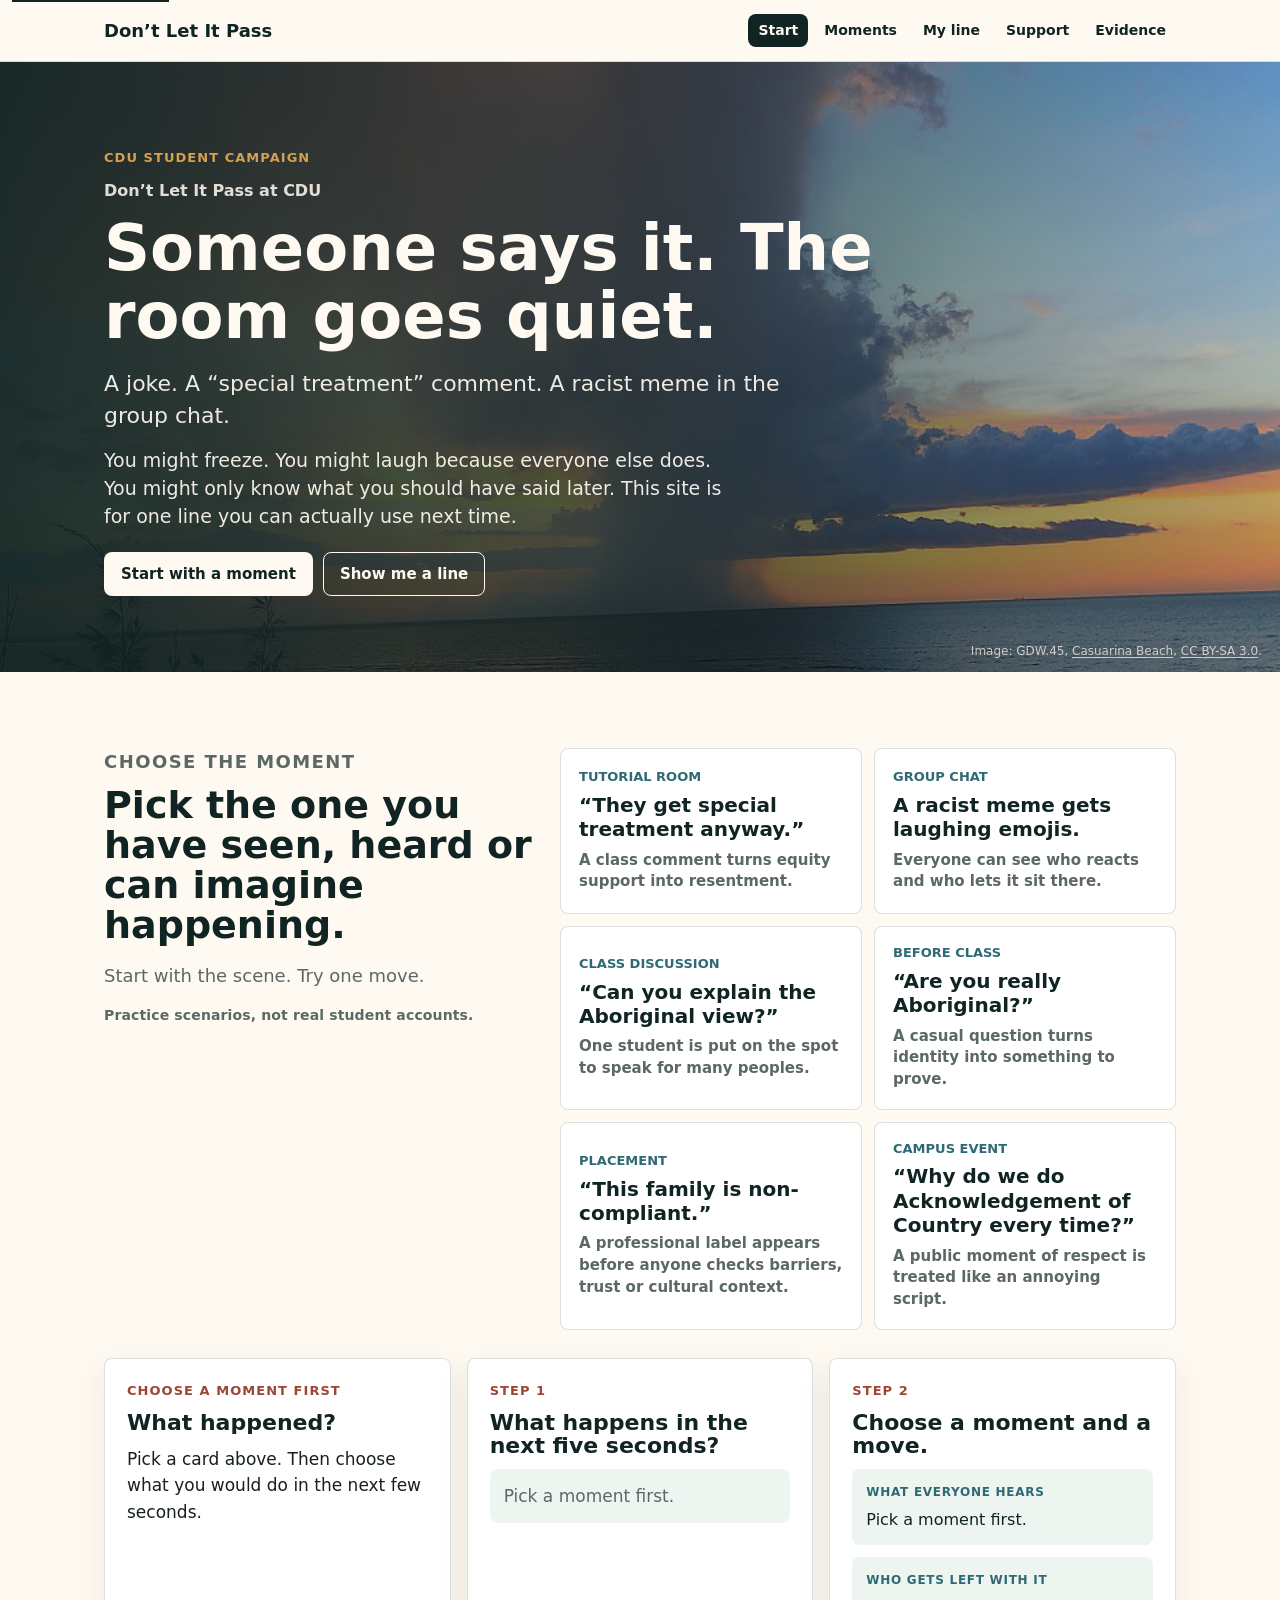
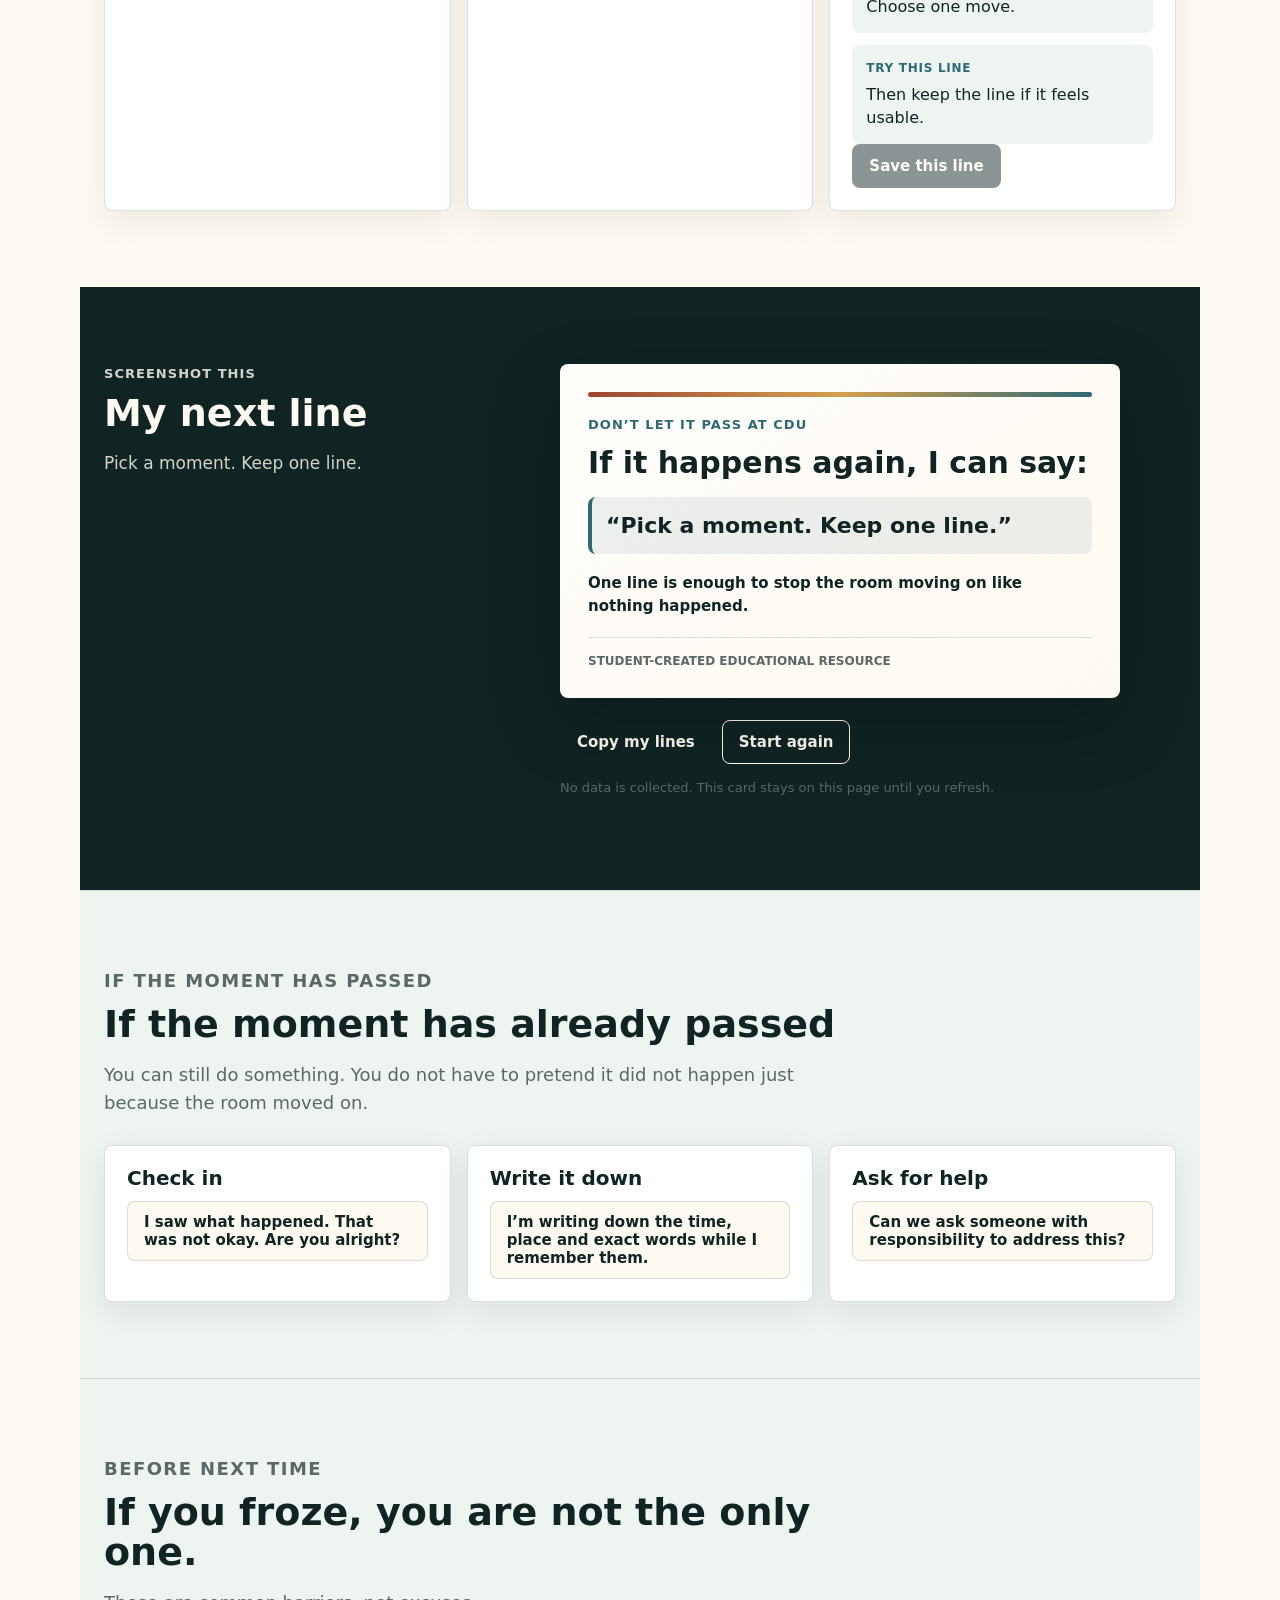
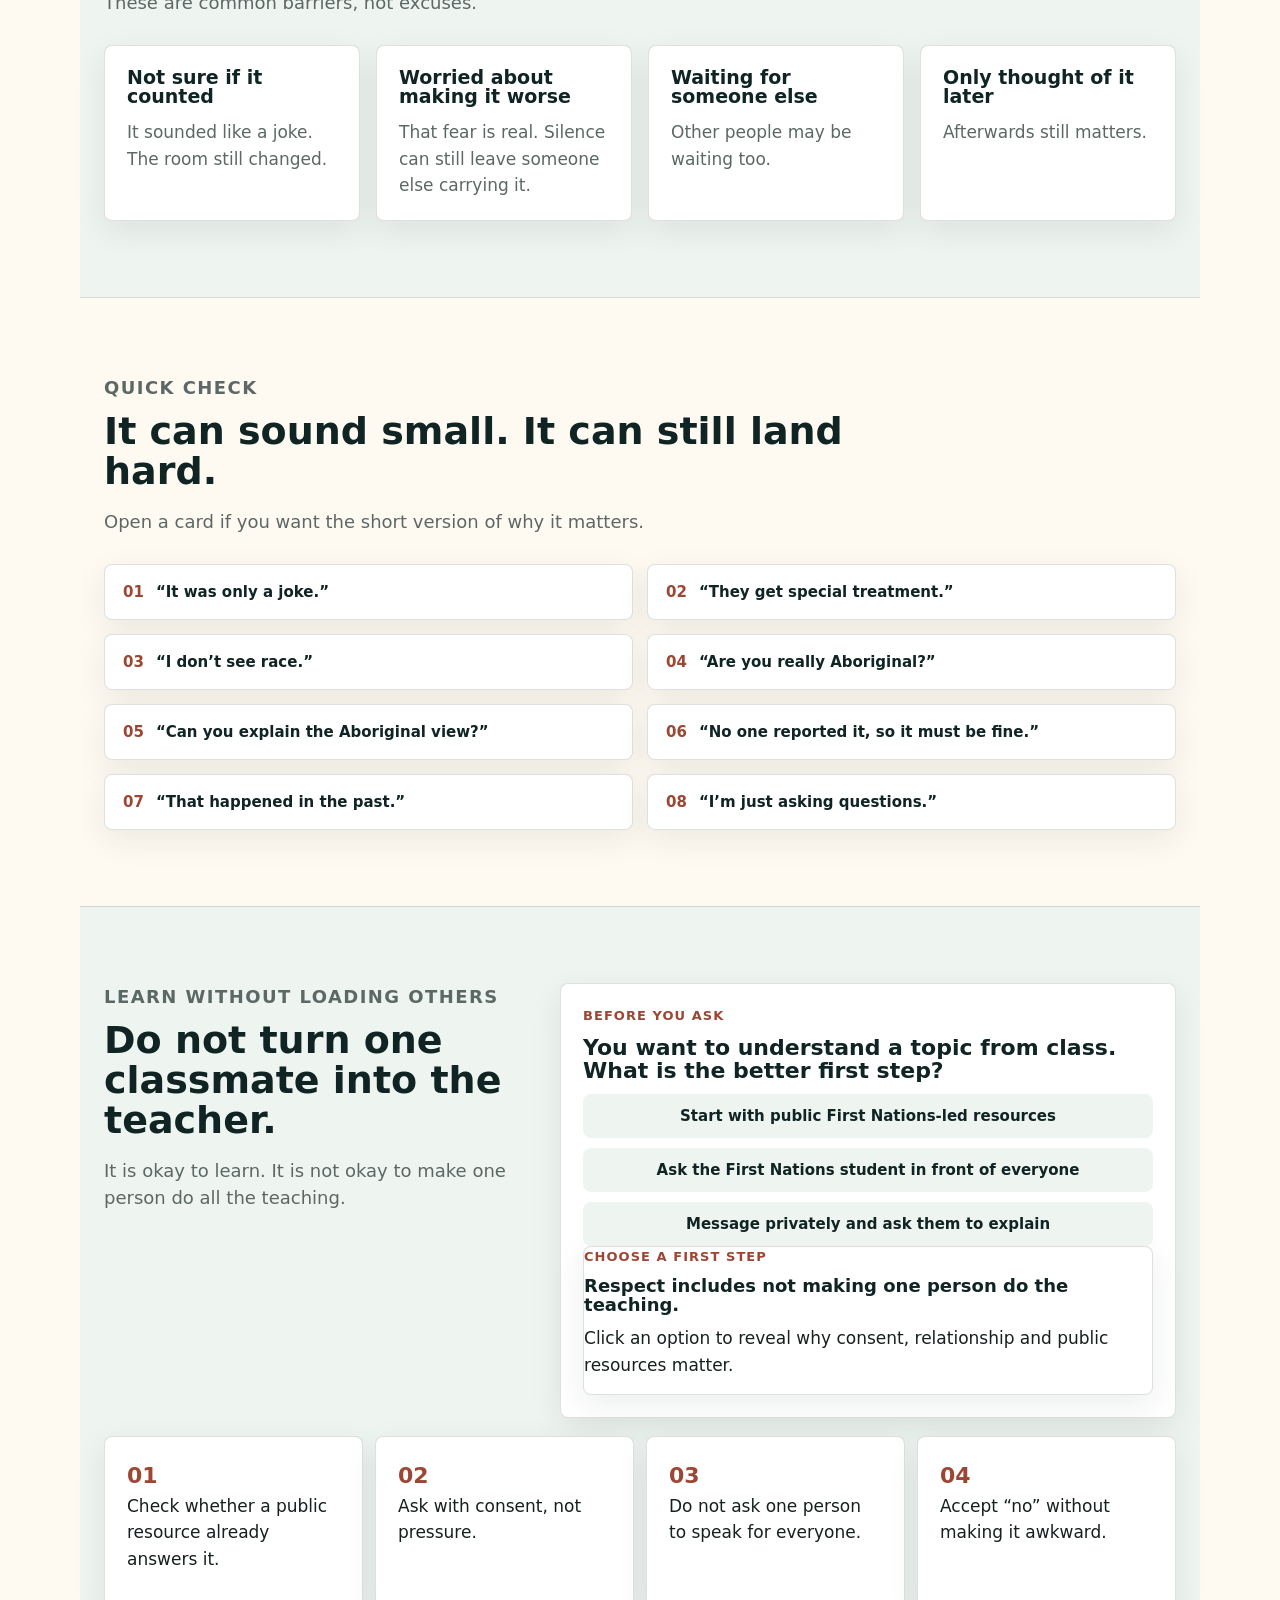
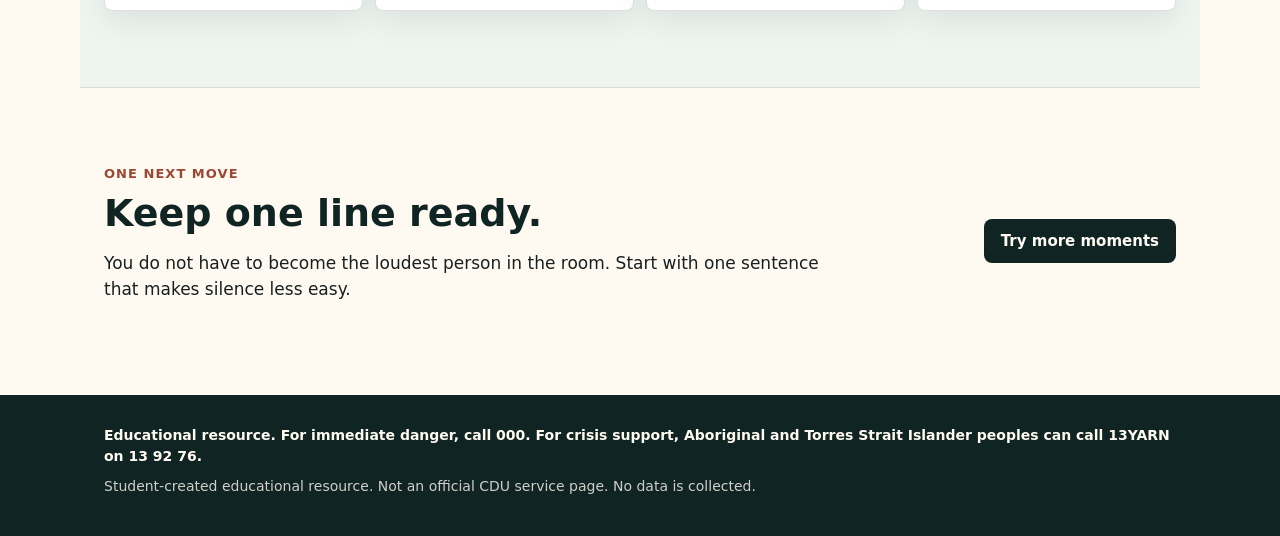
<file: index.html>
<!doctype html>
<html lang="en">
	<head>
		<meta charset="utf-8">
		<meta name="viewport" content="width=device-width, initial-scale=1">
		<meta name="description" content="An interactive CDU student campaign about everyday anti-Indigenous racism, peer action and First Nations wellbeing.">
		<title>Don’t Let It Pass at CDU</title>
		<link rel="stylesheet" href="assets/css/campaign.css">
	</head>
	<body>
		<a class="skip-link" href="#main">Skip to content</a>
		<header class="site-header">
			<nav class="site-nav" aria-label="Main navigation">
				<a class="brand" href="index.html">Don’t Let It Pass</a>
				<div class="nav-links">
					<a class="active" href="index.html">Start</a>
					<a href="#moments">Moments</a>
					<a href="#my-line">My line</a>
					<a href="support.html">Support</a>
					<a href="evidence.html">Evidence</a>
				</div>
			</nav>
		</header>

		<main id="main">
			<section class="hero" aria-label="Campaign introduction">
				<div class="hero-inner">
					<p class="eyebrow">CDU student campaign</p>
					<p class="campaign-name">Don’t Let It Pass at CDU</p>
					<h1>Someone says it. The room goes quiet.</h1>
					<p class="lead">A joke. A “special treatment” comment. A racist meme in the group chat.</p>
					<p class="hero-copy">You might freeze. You might laugh because everyone else does. You might only know what you should have said later. This site is for one line you can actually use next time.</p>
					<div class="hero-actions">
						<a class="buttonish" href="#moments">Start with a moment</a>
						<a class="buttonish alt" href="act.html">Show me a line</a>
					</div>
				</div>
				<p class="image-credit">Image: GDW.45, <a href="https://commons.wikimedia.org/wiki/File:Wet_Season_Storm_at_Sunset_from_Dripstone_Cliffs_-_Casuarina_Beach.jpg">Casuarina Beach</a>, <a href="https://creativecommons.org/licenses/by-sa/3.0/deed.en">CC BY-SA 3.0</a>.</p>
			</section>

			<section id="moments" class="section" aria-label="Choose a campus moment">
				<div class="moment-workflow">
					<div class="section-copy">
						<p class="eyebrow">Choose the moment</p>
						<h2>Pick the one you have seen, heard or can imagine happening.</h2>
						<p>Start with the scene. Try one move.</p>
						<p class="practice-note-inline">Practice scenarios, not real student accounts.</p>
					</div>
					<div id="scenario-cards" class="scenario-cards" aria-label="Campus scenarios"></div>
				</div>

				<div class="response-workflow">
					<article class="choice-panel selected-moment-panel" aria-live="polite">
						<p id="home-moment-place" class="scene-label">Choose a moment first</p>
						<h3 id="home-moment-title">What happened?</h3>
						<p id="home-moment-context">Pick a card above. Then choose what you would do in the next few seconds.</p>
					</article>

					<article class="choice-panel action-panel">
						<p class="scene-label">Step 1</p>
						<h3>What happens in the next five seconds?</h3>
						<div id="home-action-choices" class="action-chip-grid" aria-live="polite">
							<p class="action-placeholder">Pick a moment first.</p>
						</div>
					</article>

					<article id="home-result" class="result-panel" aria-live="polite">
						<p class="feedback-label">Step 2</p>
						<h3>Choose a moment and a move.</h3>
						<div class="result-lines">
							<div><span>What everyone hears</span><p>Pick a moment first.</p></div>
							<div><span>Who gets left with it</span><p>Choose one move.</p></div>
							<div><span>Try this line</span><p>Then keep the line if it feels usable.</p></div>
						</div>
						<button id="save-home-line" type="button" class="save-line-button" disabled>Save this line</button>
					</article>
				</div>
			</section>

			<section id="my-line" class="section saved-line-section" aria-label="My next line card">
				<div class="saved-line-layout">
					<div>
						<p class="eyebrow">Screenshot this</p>
						<h2>My next line</h2>
						<p>Pick a moment. Keep one line.</p>
					</div>
					<div class="share-card-wrap">
						<article class="share-card">
							<p class="share-card-kicker">Don’t Let It Pass at CDU</p>
							<h3>If it happens again, I can say:</h3>
							<ol id="home-saved-lines">
								<li>Pick a moment. Keep one line.</li>
							</ol>
							<p class="share-card-footer">One line is enough to stop the room moving on like nothing happened.</p>
							<div class="share-card-signature">
								<span>Student-created educational resource</span>
							</div>
						</article>
						<div class="share-card-actions">
							<button id="copy-home-lines" type="button">Copy my lines</button>
							<button id="restart-home-flow" type="button" class="ghost-button">Start again</button>
						</div>
						<p class="screenshot-note">No data is collected. This card stays on this page until you refresh.</p>
					</div>
				</div>
			</section>

			<section id="freeze" class="section freeze-section" aria-label="If you froze">
				<div class="section-header">
					<p class="eyebrow">If the moment has passed</p>
					<h2>If the moment has already passed</h2>
					<p>You can still do something. You do not have to pretend it did not happen just because the room moved on.</p>
				</div>
				<div class="freeze-grid">
					<article>
						<h3>Check in</h3>
						<button type="button" class="freeze-copy">I saw what happened. That was not okay. Are you alright?</button>
					</article>
					<article>
						<h3>Write it down</h3>
						<button type="button" class="freeze-copy">I’m writing down the time, place and exact words while I remember them.</button>
					</article>
					<article>
						<h3>Ask for help</h3>
						<button type="button" class="freeze-copy">Can we ask someone with responsibility to address this?</button>
					</article>
				</div>
			</section>

			<section class="section freeze-reasons-section" aria-label="Why people freeze">
				<div class="section-header">
					<p class="eyebrow">Before next time</p>
					<h2>If you froze, you are not the only one.</h2>
					<p>These are common barriers, not excuses.</p>
				</div>
				<div class="freeze-reason-grid">
					<article>
						<h3>Not sure if it counted</h3>
						<p>It sounded like a joke. The room still changed.</p>
					</article>
					<article>
						<h3>Worried about making it worse</h3>
						<p>That fear is real. Silence can still leave someone else carrying it.</p>
					</article>
					<article>
						<h3>Waiting for someone else</h3>
						<p>Other people may be waiting too.</p>
					</article>
					<article>
						<h3>Only thought of it later</h3>
						<p>Afterwards still matters.</p>
					</article>
				</div>
			</section>

			<section id="quick-check" class="section" aria-label="Quick check moments">
				<div class="section-header">
					<p class="eyebrow">Quick check</p>
					<h2>It can sound small. It can still land hard.</h2>
					<p>Open a card if you want the short version of why it matters.</p>
				</div>
				<div id="moment-cards" class="moment-cards"></div>
			</section>

			<section id="learn" class="section learn-section" aria-label="Learn without loading others">
				<div class="learn-layout">
					<div class="section-copy">
						<p class="eyebrow">Learn without loading others</p>
						<h2>Do not turn one classmate into the teacher.</h2>
						<p>It is okay to learn. It is not okay to make one person do all the teaching.</p>
					</div>
					<article class="choice-panel">
						<p class="scene-label">Before you ask</p>
						<h3>You want to understand a topic from class. What is the better first step?</h3>
						<div id="learn-choices" class="choice-grid">
							<button type="button" data-learn="public">Start with public First Nations-led resources</button>
							<button type="button" data-learn="front">Ask the First Nations student in front of everyone</button>
							<button type="button" data-learn="private">Message privately and ask them to explain</button>
						</div>
						<div id="learn-feedback" class="reveal-box" aria-live="polite">
							<p class="feedback-label">Choose a first step</p>
							<h4>Respect includes not making one person do the teaching.</h4>
							<p>Click an option to reveal why consent, relationship and public resources matter.</p>
						</div>
					</article>
				</div>
				<div class="resource-principles">
					<article><span>01</span><p>Check whether a public resource already answers it.</p></article>
					<article><span>02</span><p>Ask with consent, not pressure.</p></article>
					<article><span>03</span><p>Do not ask one person to speak for everyone.</p></article>
					<article><span>04</span><p>Accept “no” without making it awkward.</p></article>
				</div>
			</section>

			<section class="section final-cta">
				<div>
					<p class="eyebrow">One next move</p>
					<h2>Keep one line ready.</h2>
					<p>You do not have to become the loudest person in the room. Start with one sentence that makes silence less easy.</p>
				</div>
				<a class="buttonish" href="act.html">Try more moments</a>
			</section>
		</main>

		<footer class="site-footer">
			<div class="site-footer-inner">
				<p class="disclaimer">Educational resource. For immediate danger, call 000. For crisis support, Aboriginal and Torres Strait Islander peoples can call 13YARN on 13 92 76.</p>
				<p>Student-created educational resource. Not an official CDU service page. No data is collected.</p>
			</div>
		</footer>

		<script src="assets/js/nextline.js"></script>
	</body>
</html>
</file>
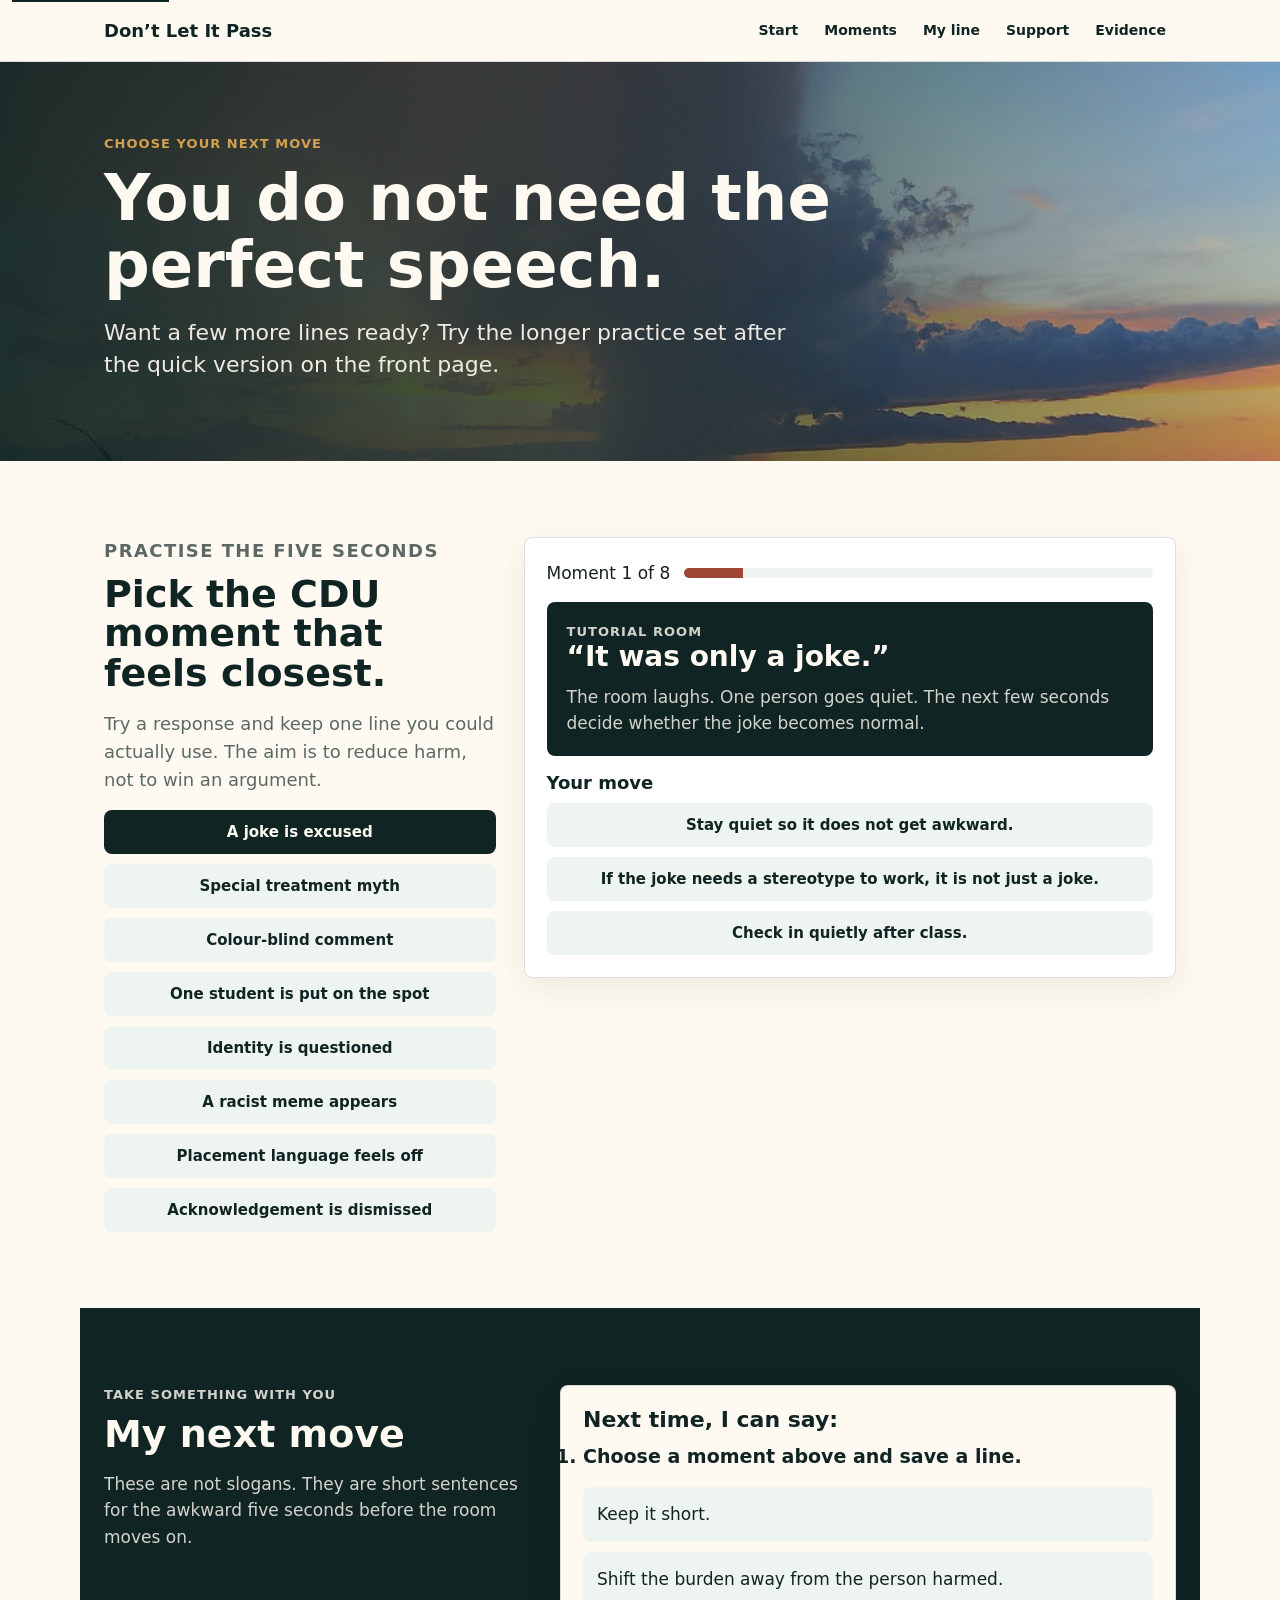
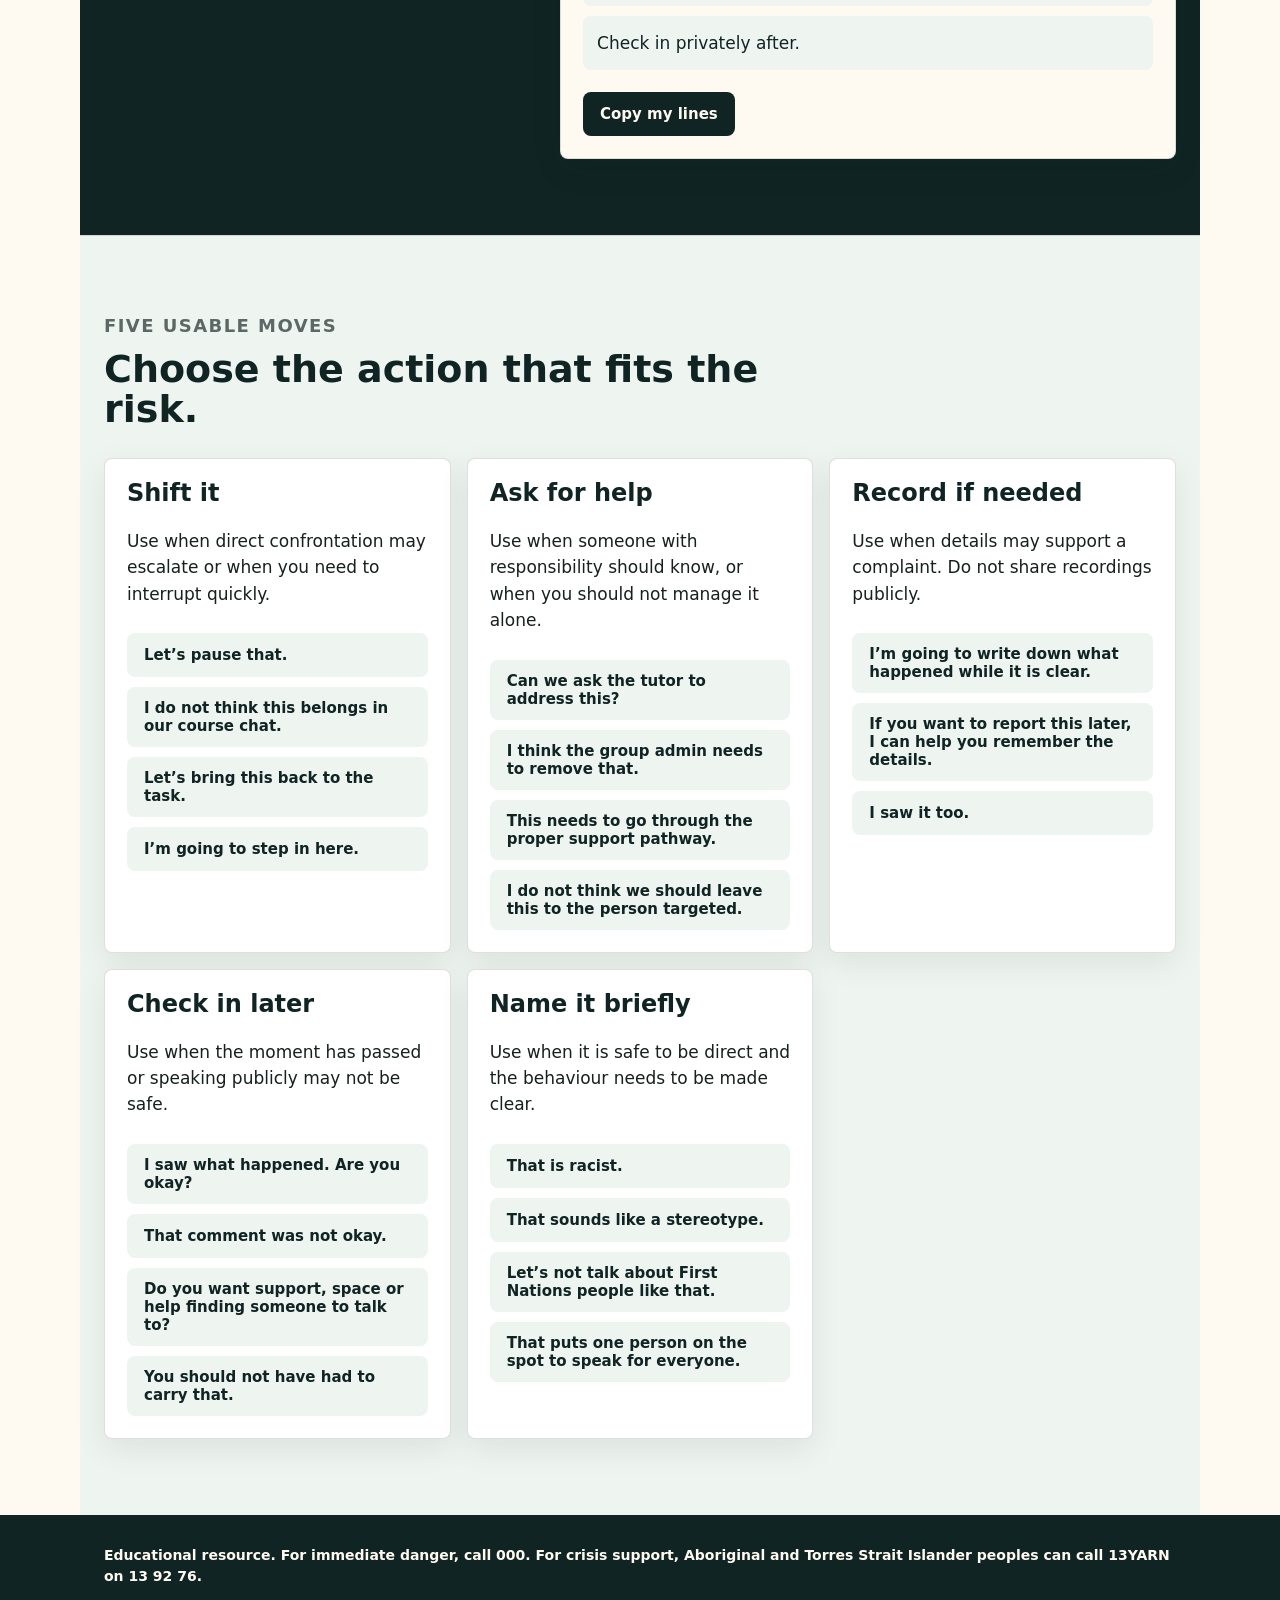
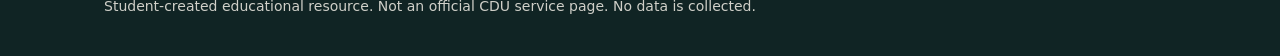
<file: act.html>
<!doctype html>
<html lang="en">
	<head>
		<meta charset="utf-8">
		<meta name="viewport" content="width=device-width, initial-scale=1">
		<meta name="description" content="Short, realistic next moves CDU students can use when everyday anti-Indigenous racism happens.">
		<title>Choose Your Next Move | Don’t Let It Pass at CDU</title>
		<link rel="stylesheet" href="assets/css/campaign.css">
	</head>
	<body>
		<a class="skip-link" href="#main">Skip to content</a>
		<header class="site-header">
			<nav class="site-nav" aria-label="Main navigation">
				<a class="brand" href="index.html">Don’t Let It Pass</a>
				<div class="nav-links">
					<a href="index.html">Start</a>
					<a href="index.html#moments">Moments</a>
					<a href="index.html#my-line">My line</a>
					<a href="support.html">Support</a>
					<a href="evidence.html">Evidence</a>
				</div>
			</nav>
		</header>

		<main id="main">
			<section class="page-hero">
				<div class="page-hero-inner">
					<p class="eyebrow">Choose your next move</p>
					<h1>You do not need the perfect speech.</h1>
					<p class="lead">Want a few more lines ready? Try the longer practice set after the quick version on the front page.</p>
				</div>
			</section>

			<section class="section" aria-label="Practice a next move">
				<div class="practice-layout">
					<div class="practice-intro">
						<p class="eyebrow">Practise the five seconds</p>
						<h2>Pick the CDU moment that feels closest.</h2>
						<p>Try a response and keep one line you could actually use. The aim is to reduce harm, not to win an argument.</p>
						<div id="scenario-list" class="scenario-list" aria-label="Campus moments"></div>
					</div>

					<article class="practice-card" aria-live="polite">
						<div class="practice-topline">
							<span id="scenario-count">Moment 1 of 8</span>
							<div class="practice-meter" aria-hidden="true"><div id="scenario-progress"></div></div>
						</div>

						<div class="scene-box">
							<p id="scene-place" class="comment-kicker">Tutorial room</p>
							<h3 id="scene-comment"></h3>
							<p id="scene-context"></p>
						</div>

						<div class="choice-area">
							<h4>Your move</h4>
							<div id="response-options" class="choice-grid"></div>
						</div>

						<div id="response-feedback" class="response-feedback" hidden>
							<p id="feedback-kicker" class="feedback-label">Try it</p>
							<h4 id="feedback-title"></h4>
							<p id="feedback-copy"></p>
							<div id="impact-row" class="impact-row"></div>
							<div class="keep-line">
								<span>Keep this line</span>
								<strong id="keeper-line"></strong>
							</div>
							<div class="challenge-actions">
								<button id="save-line" type="button">Save line</button>
								<button id="next-scenario" type="button" class="ghost-button">Next moment</button>
							</div>
						</div>
					</article>
				</div>
			</section>

			<section id="card" class="section card-section">
				<div class="card-layout">
					<div>
						<p class="eyebrow">Take something with you</p>
						<h2>My next move</h2>
						<p>These are not slogans. They are short sentences for the awkward five seconds before the room moves on.</p>
					</div>
					<article class="line-card">
						<h3>Next time, I can say:</h3>
						<ol id="saved-lines">
							<li>Choose a moment above and save a line.</li>
						</ol>
						<div class="card-rules">
							<span>Keep it short.</span>
							<span>Shift the burden away from the person harmed.</span>
							<span>Check in privately after.</span>
						</div>
						<div class="challenge-actions">
							<button id="copy-lines" type="button">Copy my lines</button>
						</div>
					</article>
				</div>
			</section>

			<section class="section modes-section" aria-label="Five action modes">
				<div class="section-header">
					<p class="eyebrow">Five usable moves</p>
					<h2>Choose the action that fits the risk.</h2>
				</div>
				<div class="line-bank">
					<article>
						<h3>Shift it</h3>
						<p>Use when direct confrontation may escalate or when you need to interrupt quickly.</p>
						<button type="button">Let’s pause that.</button>
						<button type="button">I do not think this belongs in our course chat.</button>
						<button type="button">Let’s bring this back to the task.</button>
						<button type="button">I’m going to step in here.</button>
					</article>
					<article>
						<h3>Ask for help</h3>
						<p>Use when someone with responsibility should know, or when you should not manage it alone.</p>
						<button type="button">Can we ask the tutor to address this?</button>
						<button type="button">I think the group admin needs to remove that.</button>
						<button type="button">This needs to go through the proper support pathway.</button>
						<button type="button">I do not think we should leave this to the person targeted.</button>
					</article>
					<article>
						<h3>Record if needed</h3>
						<p>Use when details may support a complaint. Do not share recordings publicly.</p>
						<button type="button">I’m going to write down what happened while it is clear.</button>
						<button type="button">If you want to report this later, I can help you remember the details.</button>
						<button type="button">I saw it too.</button>
					</article>
					<article>
						<h3>Check in later</h3>
						<p>Use when the moment has passed or speaking publicly may not be safe.</p>
						<button type="button">I saw what happened. Are you okay?</button>
						<button type="button">That comment was not okay.</button>
						<button type="button">Do you want support, space or help finding someone to talk to?</button>
						<button type="button">You should not have had to carry that.</button>
					</article>
					<article>
						<h3>Name it briefly</h3>
						<p>Use when it is safe to be direct and the behaviour needs to be made clear.</p>
						<button type="button">That is racist.</button>
						<button type="button">That sounds like a stereotype.</button>
						<button type="button">Let’s not talk about First Nations people like that.</button>
						<button type="button">That puts one person on the spot to speak for everyone.</button>
					</article>
				</div>
			</section>
		</main>

		<footer class="site-footer">
			<div class="site-footer-inner">
				<p class="disclaimer">Educational resource. For immediate danger, call 000. For crisis support, Aboriginal and Torres Strait Islander peoples can call 13YARN on 13 92 76.</p>
				<p>Student-created educational resource. Not an official CDU service page. No data is collected.</p>
			</div>
		</footer>

		<script src="assets/js/nextline.js"></script>
	</body>
</html>
</file>
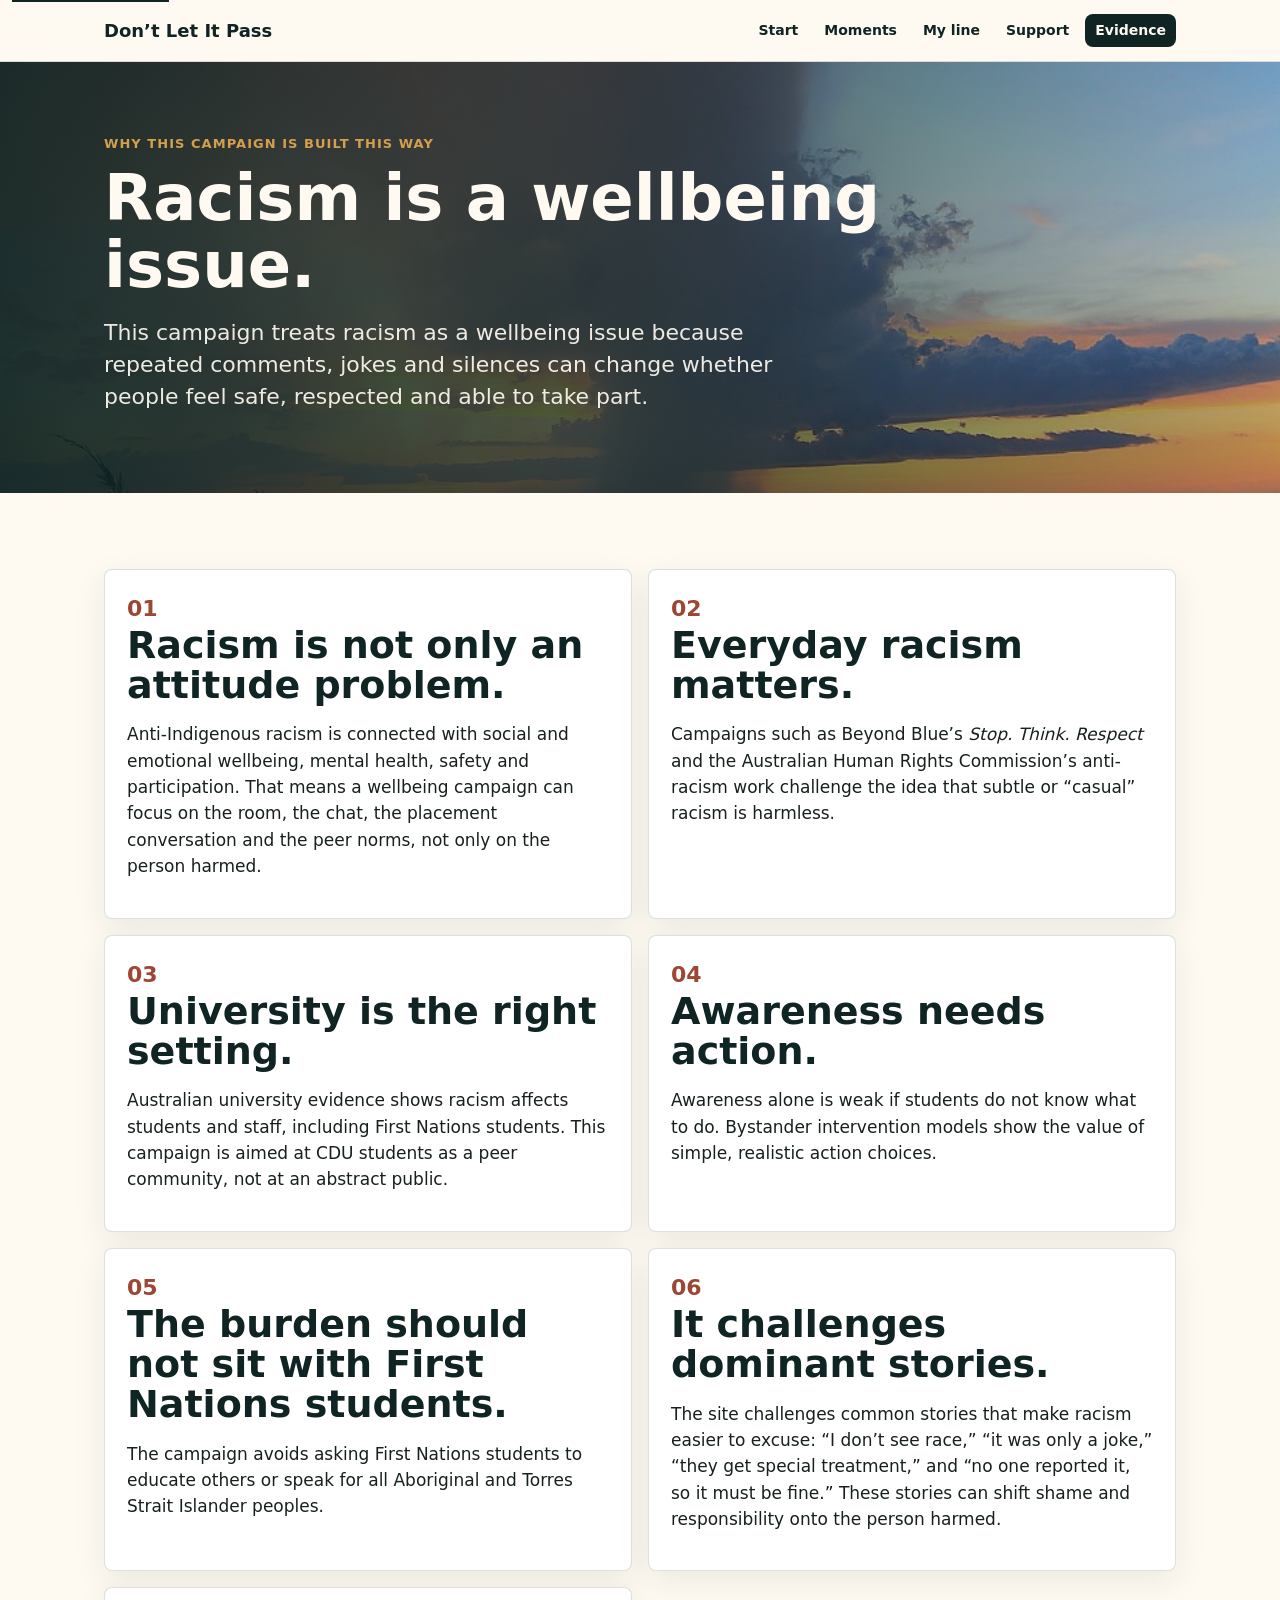
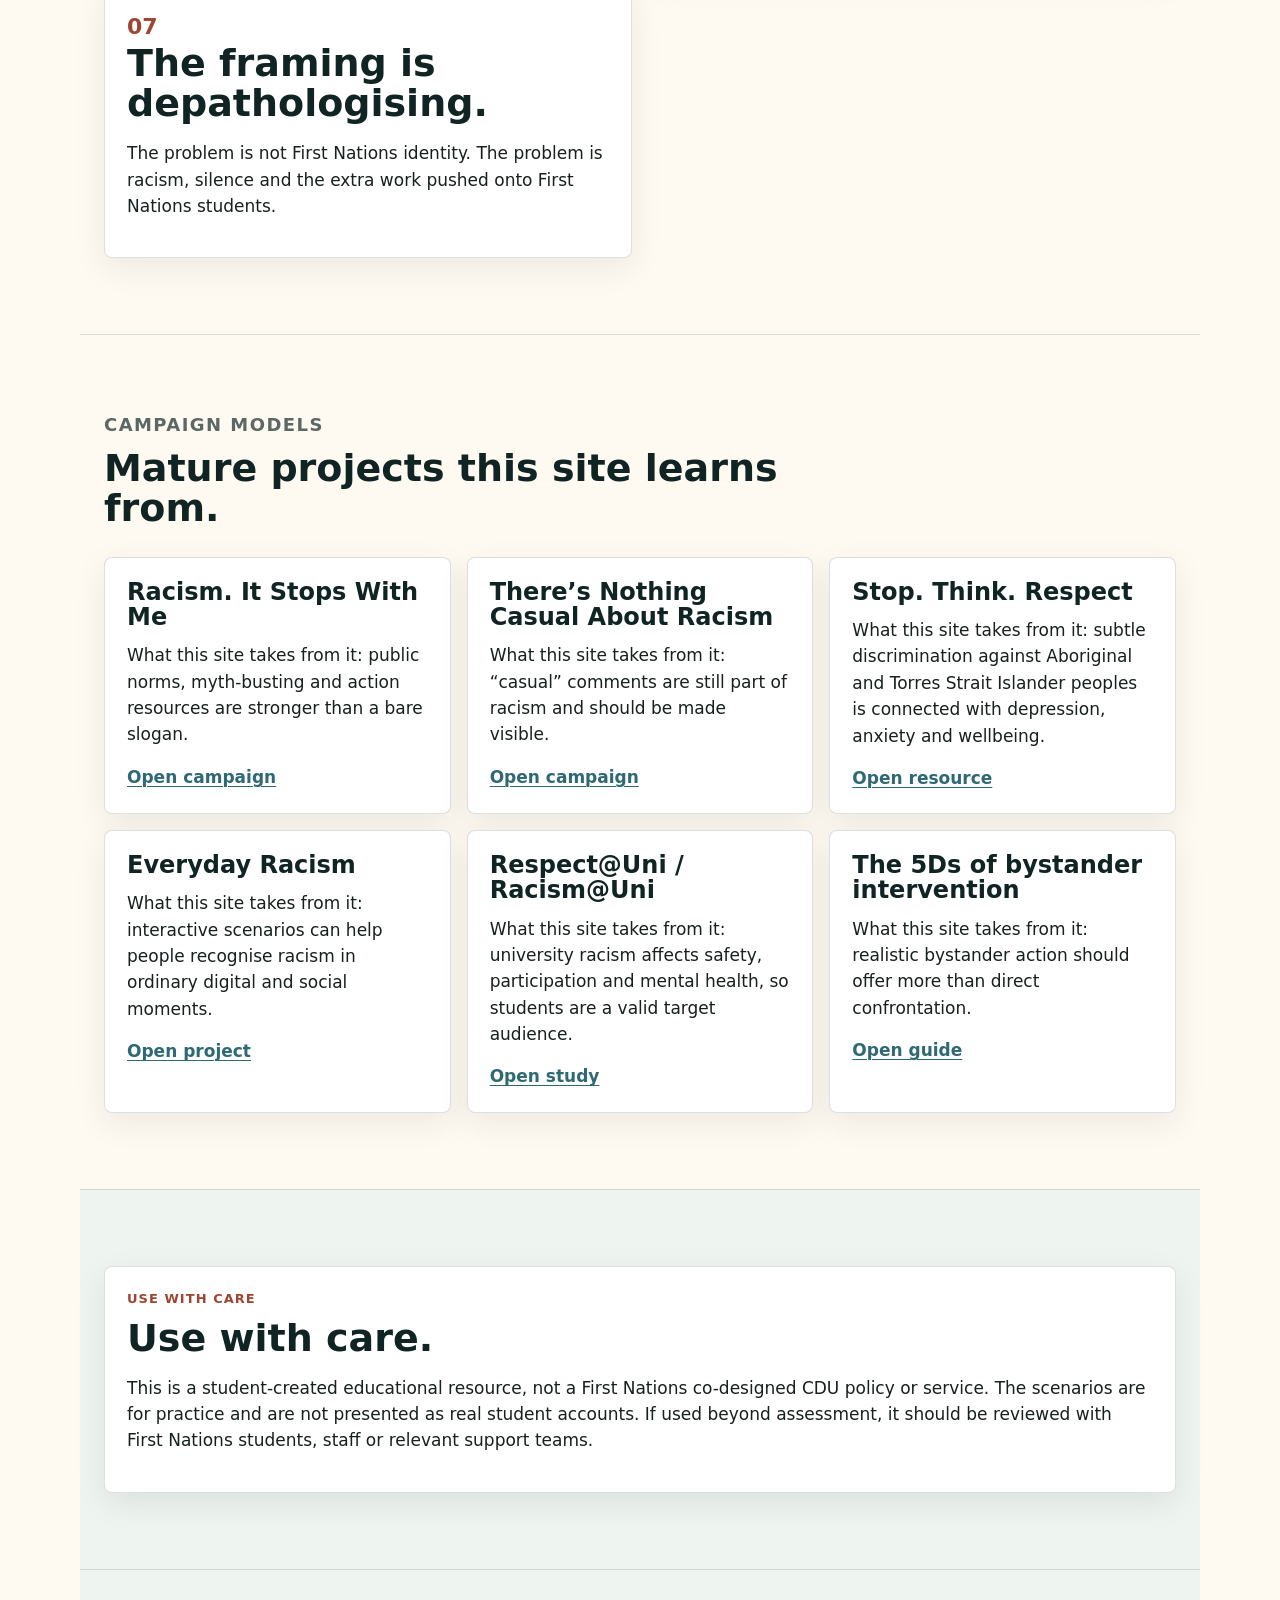
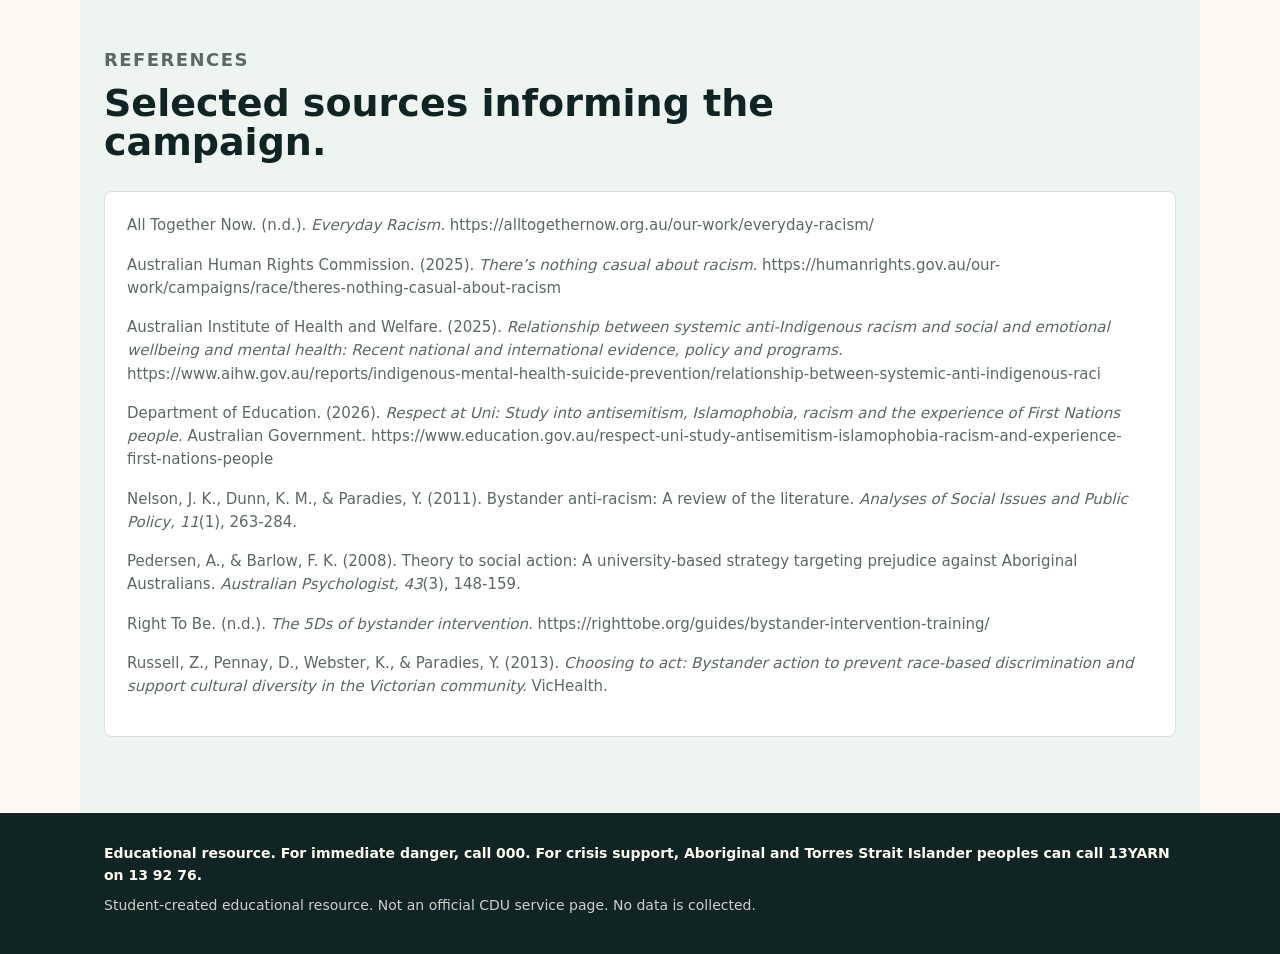
<file: evidence.html>
<!doctype html>
<html lang="en">
	<head>
		<meta charset="utf-8">
		<meta name="viewport" content="width=device-width, initial-scale=1">
		<meta name="description" content="Evidence base and campaign logic for Don’t Let It Pass at CDU.">
		<title>Evidence | Don’t Let It Pass at CDU</title>
		<link rel="stylesheet" href="assets/css/campaign.css">
	</head>
	<body>
		<a class="skip-link" href="#main">Skip to content</a>
		<header class="site-header">
			<nav class="site-nav" aria-label="Main navigation">
				<a class="brand" href="index.html">Don’t Let It Pass</a>
				<div class="nav-links">
					<a href="index.html">Start</a>
					<a href="index.html#moments">Moments</a>
					<a href="index.html#my-line">My line</a>
					<a href="support.html">Support</a>
					<a class="active" href="evidence.html">Evidence</a>
				</div>
			</nav>
		</header>

		<main id="main">
			<section class="page-hero">
				<div class="page-hero-inner">
					<p class="eyebrow">Why this campaign is built this way</p>
					<h1>Racism is a wellbeing issue.</h1>
					<p class="lead">This campaign treats racism as a wellbeing issue because repeated comments, jokes and silences can change whether people feel safe, respected and able to take part.</p>
				</div>
			</section>

			<section class="section">
				<div class="evidence-grid">
					<article>
						<span>01</span>
						<h2>Racism is not only an attitude problem.</h2>
						<p>Anti-Indigenous racism is connected with social and emotional wellbeing, mental health, safety and participation. That means a wellbeing campaign can focus on the room, the chat, the placement conversation and the peer norms, not only on the person harmed.</p>
					</article>
					<article>
						<span>02</span>
						<h2>Everyday racism matters.</h2>
						<p>Campaigns such as Beyond Blue’s <em>Stop. Think. Respect</em> and the Australian Human Rights Commission’s anti-racism work challenge the idea that subtle or “casual” racism is harmless.</p>
					</article>
					<article>
						<span>03</span>
						<h2>University is the right setting.</h2>
						<p>Australian university evidence shows racism affects students and staff, including First Nations students. This campaign is aimed at CDU students as a peer community, not at an abstract public.</p>
					</article>
					<article>
						<span>04</span>
						<h2>Awareness needs action.</h2>
						<p>Awareness alone is weak if students do not know what to do. Bystander intervention models show the value of simple, realistic action choices.</p>
					</article>
					<article>
						<span>05</span>
						<h2>The burden should not sit with First Nations students.</h2>
						<p>The campaign avoids asking First Nations students to educate others or speak for all Aboriginal and Torres Strait Islander peoples.</p>
					</article>
					<article>
						<span>06</span>
						<h2>It challenges dominant stories.</h2>
						<p>The site challenges common stories that make racism easier to excuse: “I don’t see race,” “it was only a joke,” “they get special treatment,” and “no one reported it, so it must be fine.” These stories can shift shame and responsibility onto the person harmed.</p>
					</article>
					<article>
						<span>07</span>
						<h2>The framing is depathologising.</h2>
						<p>The problem is not First Nations identity. The problem is racism, silence and the extra work pushed onto First Nations students.</p>
					</article>
				</div>
			</section>

			<section class="section benchmark-section">
				<div class="section-header">
					<p class="eyebrow">Campaign models</p>
					<h2>Mature projects this site learns from.</h2>
				</div>
				<div class="benchmark-grid">
					<article>
						<h3>Racism. It Stops With Me</h3>
						<p>What this site takes from it: public norms, myth-busting and action resources are stronger than a bare slogan.</p>
						<a href="https://itstopswithme.humanrights.gov.au/" target="_blank" rel="noopener">Open campaign</a>
					</article>
					<article>
						<h3>There’s Nothing Casual About Racism</h3>
						<p>What this site takes from it: “casual” comments are still part of racism and should be made visible.</p>
						<a href="https://humanrights.gov.au/our-work/campaigns/race/theres-nothing-casual-about-racism" target="_blank" rel="noopener">Open campaign</a>
					</article>
					<article>
						<h3>Stop. Think. Respect</h3>
						<p>What this site takes from it: subtle discrimination against Aboriginal and Torres Strait Islander peoples is connected with depression, anxiety and wellbeing.</p>
						<a href="https://www.beyondblue.org.au/who-does-it-affect/aboriginal-and-torres-strait-islander-people/stop-think-respect" target="_blank" rel="noopener">Open resource</a>
					</article>
					<article>
						<h3>Everyday Racism</h3>
						<p>What this site takes from it: interactive scenarios can help people recognise racism in ordinary digital and social moments.</p>
						<a href="https://alltogethernow.org.au/our-work/everyday-racism/" target="_blank" rel="noopener">Open project</a>
					</article>
					<article>
						<h3>Respect@Uni / Racism@Uni</h3>
						<p>What this site takes from it: university racism affects safety, participation and mental health, so students are a valid target audience.</p>
						<a href="https://www.education.gov.au/respect-uni-study-antisemitism-islamophobia-racism-and-experience-first-nations-people" target="_blank" rel="noopener">Open study</a>
					</article>
					<article>
						<h3>The 5Ds of bystander intervention</h3>
						<p>What this site takes from it: realistic bystander action should offer more than direct confrontation.</p>
						<a href="https://righttobe.org/guides/bystander-intervention-training/" target="_blank" rel="noopener">Open guide</a>
					</article>
				</div>
			</section>

			<section class="section care-section">
				<article class="care-note">
					<p class="eyebrow">Use with care</p>
					<h2>Use with care.</h2>
					<p>This is a student-created educational resource, not a First Nations co-designed CDU policy or service. The scenarios are for practice and are not presented as real student accounts. If used beyond assessment, it should be reviewed with First Nations students, staff or relevant support teams.</p>
				</article>
			</section>

			<section class="section references-section">
				<div class="section-header">
					<p class="eyebrow">References</p>
					<h2>Selected sources informing the campaign.</h2>
				</div>
				<div class="reference-list">
					<p>All Together Now. (n.d.). <em>Everyday Racism.</em> https://alltogethernow.org.au/our-work/everyday-racism/</p>
					<p>Australian Human Rights Commission. (2025). <em>There’s nothing casual about racism.</em> https://humanrights.gov.au/our-work/campaigns/race/theres-nothing-casual-about-racism</p>
					<p>Australian Institute of Health and Welfare. (2025). <em>Relationship between systemic anti-Indigenous racism and social and emotional wellbeing and mental health: Recent national and international evidence, policy and programs.</em> https://www.aihw.gov.au/reports/indigenous-mental-health-suicide-prevention/relationship-between-systemic-anti-indigenous-raci</p>
					<p>Department of Education. (2026). <em>Respect at Uni: Study into antisemitism, Islamophobia, racism and the experience of First Nations people.</em> Australian Government. https://www.education.gov.au/respect-uni-study-antisemitism-islamophobia-racism-and-experience-first-nations-people</p>
					<p>Nelson, J. K., Dunn, K. M., &amp; Paradies, Y. (2011). Bystander anti-racism: A review of the literature. <em>Analyses of Social Issues and Public Policy, 11</em>(1), 263-284.</p>
					<p>Pedersen, A., &amp; Barlow, F. K. (2008). Theory to social action: A university-based strategy targeting prejudice against Aboriginal Australians. <em>Australian Psychologist, 43</em>(3), 148-159.</p>
					<p>Right To Be. (n.d.). <em>The 5Ds of bystander intervention.</em> https://righttobe.org/guides/bystander-intervention-training/</p>
					<p>Russell, Z., Pennay, D., Webster, K., &amp; Paradies, Y. (2013). <em>Choosing to act: Bystander action to prevent race-based discrimination and support cultural diversity in the Victorian community.</em> VicHealth.</p>
				</div>
			</section>
		</main>

		<footer class="site-footer">
			<div class="site-footer-inner">
				<p class="disclaimer">Educational resource. For immediate danger, call 000. For crisis support, Aboriginal and Torres Strait Islander peoples can call 13YARN on 13 92 76.</p>
				<p>Student-created educational resource. Not an official CDU service page. No data is collected.</p>
			</div>
		</footer>
	</body>
</html>
</file>
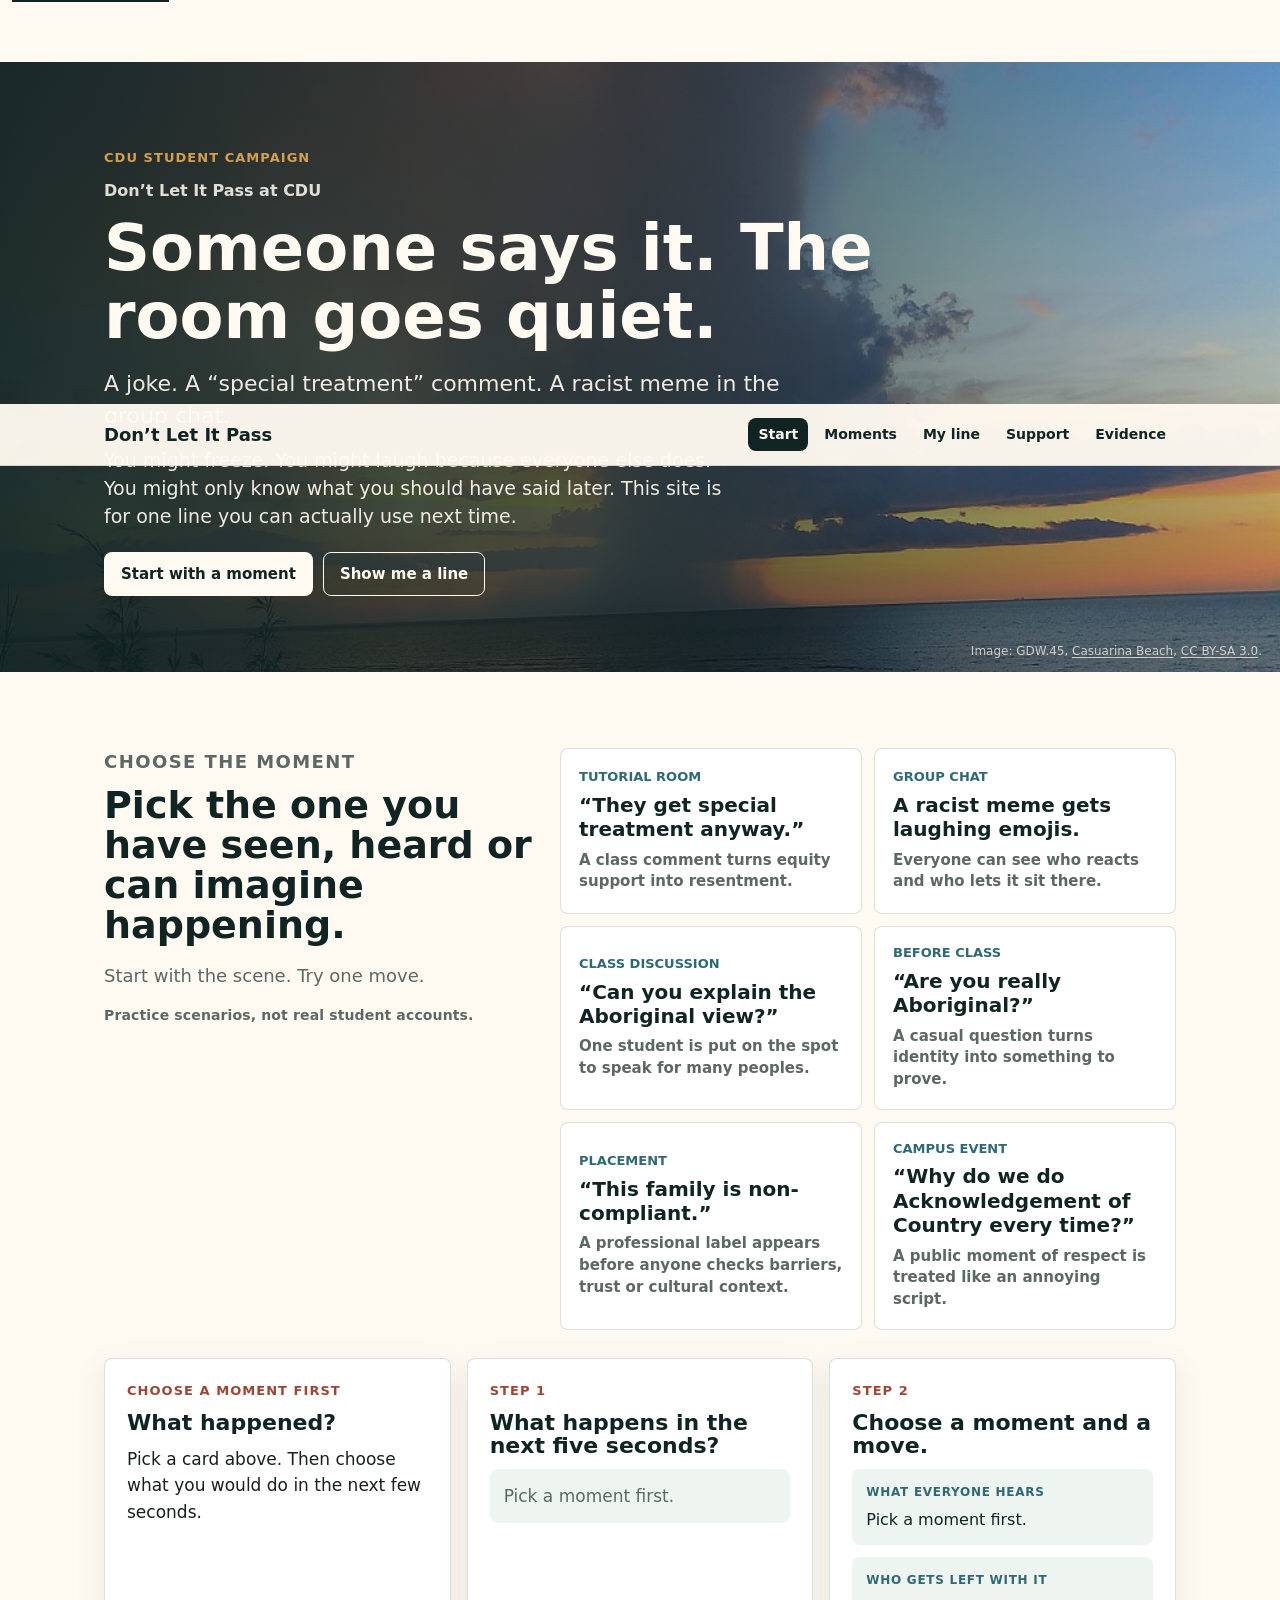
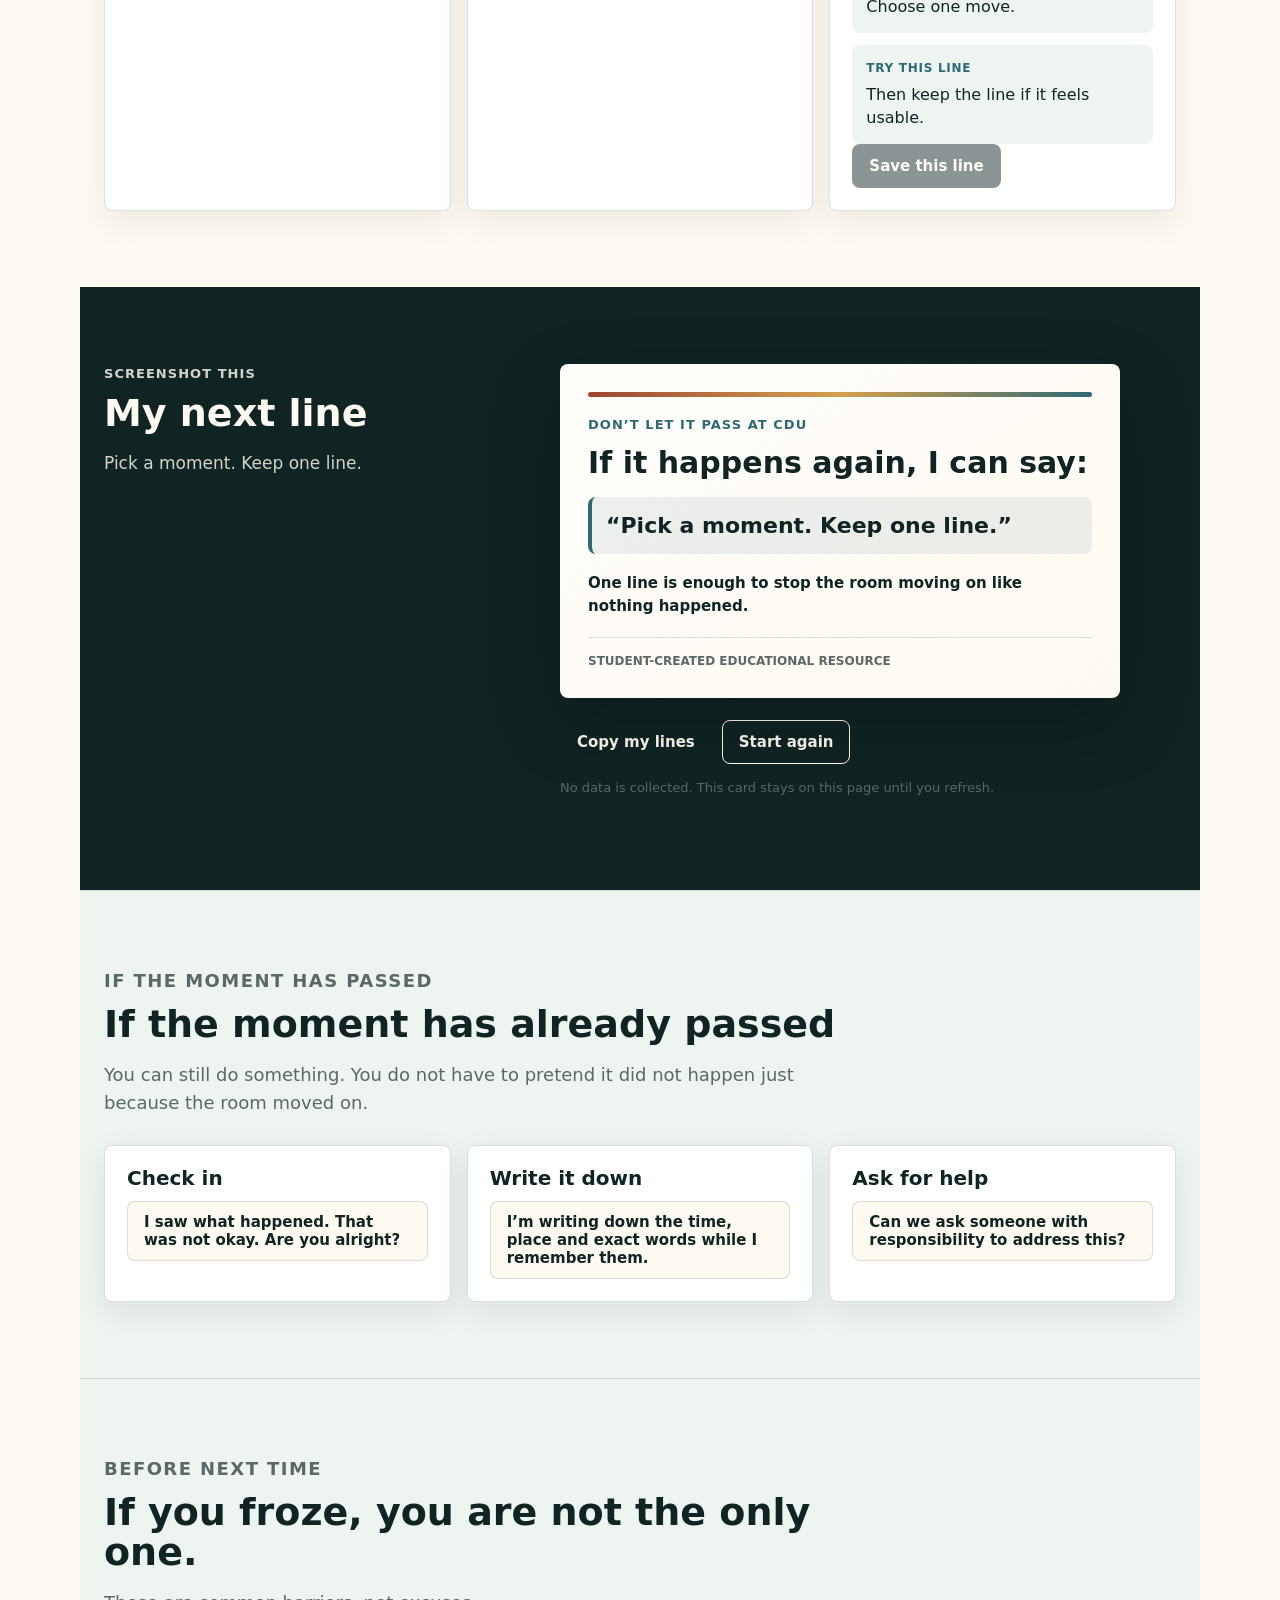
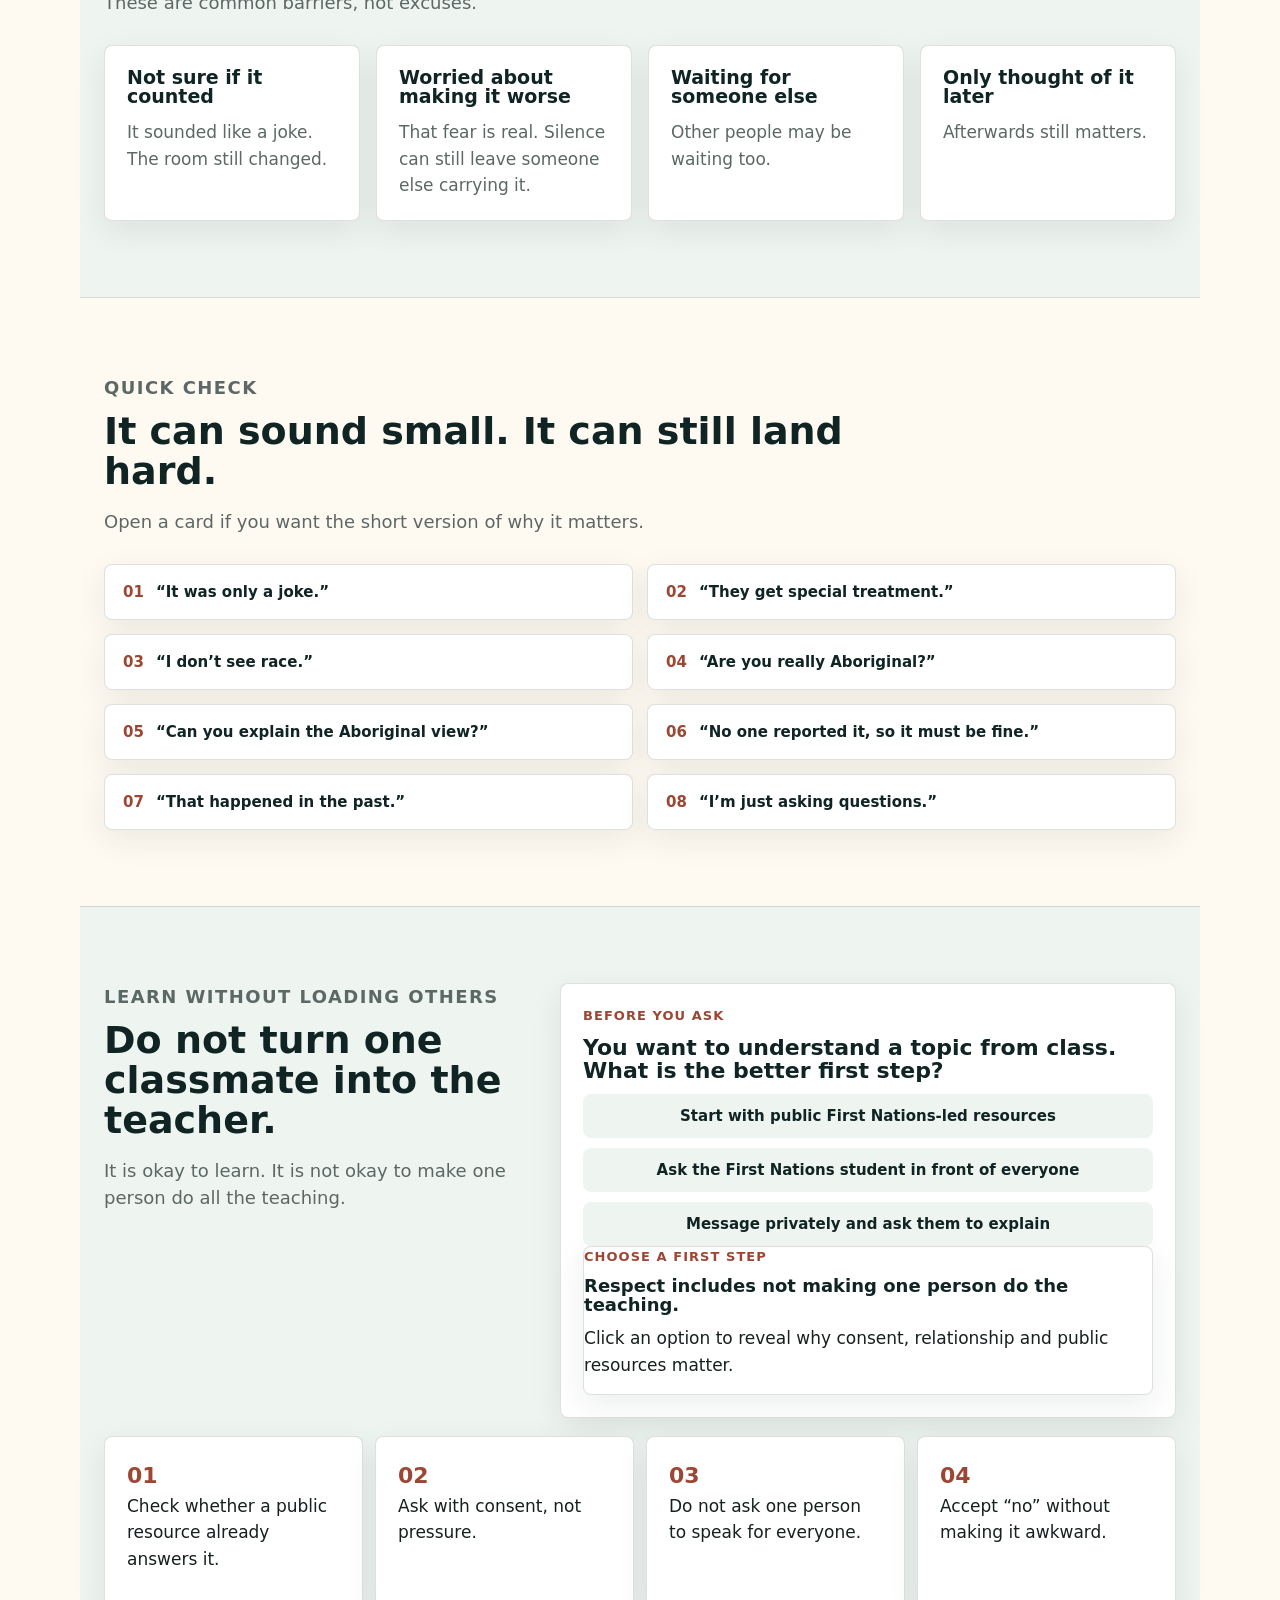
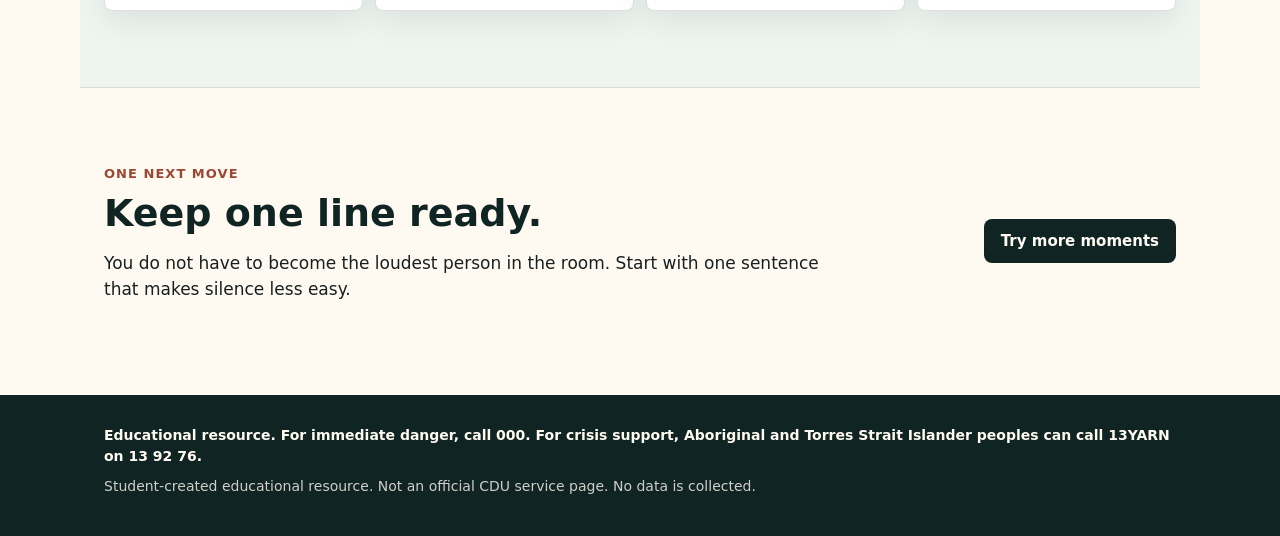
<file: moments.html>
<!DOCTYPE HTML>
<html lang="en">
	<head>
		<title>Don’t Let It Pass at CDU</title>
		<meta charset="utf-8" />
		<meta name="viewport" content="width=device-width, initial-scale=1" />
		<meta http-equiv="refresh" content="0; url=index.html#moments" />
		<link rel="canonical" href="index.html#moments" />
	</head>
	<body>
		<p>This campaign page has moved to <a href="index.html#moments">Don’t Let It Pass at CDU</a>.</p>
	</body>
</html>
</file>
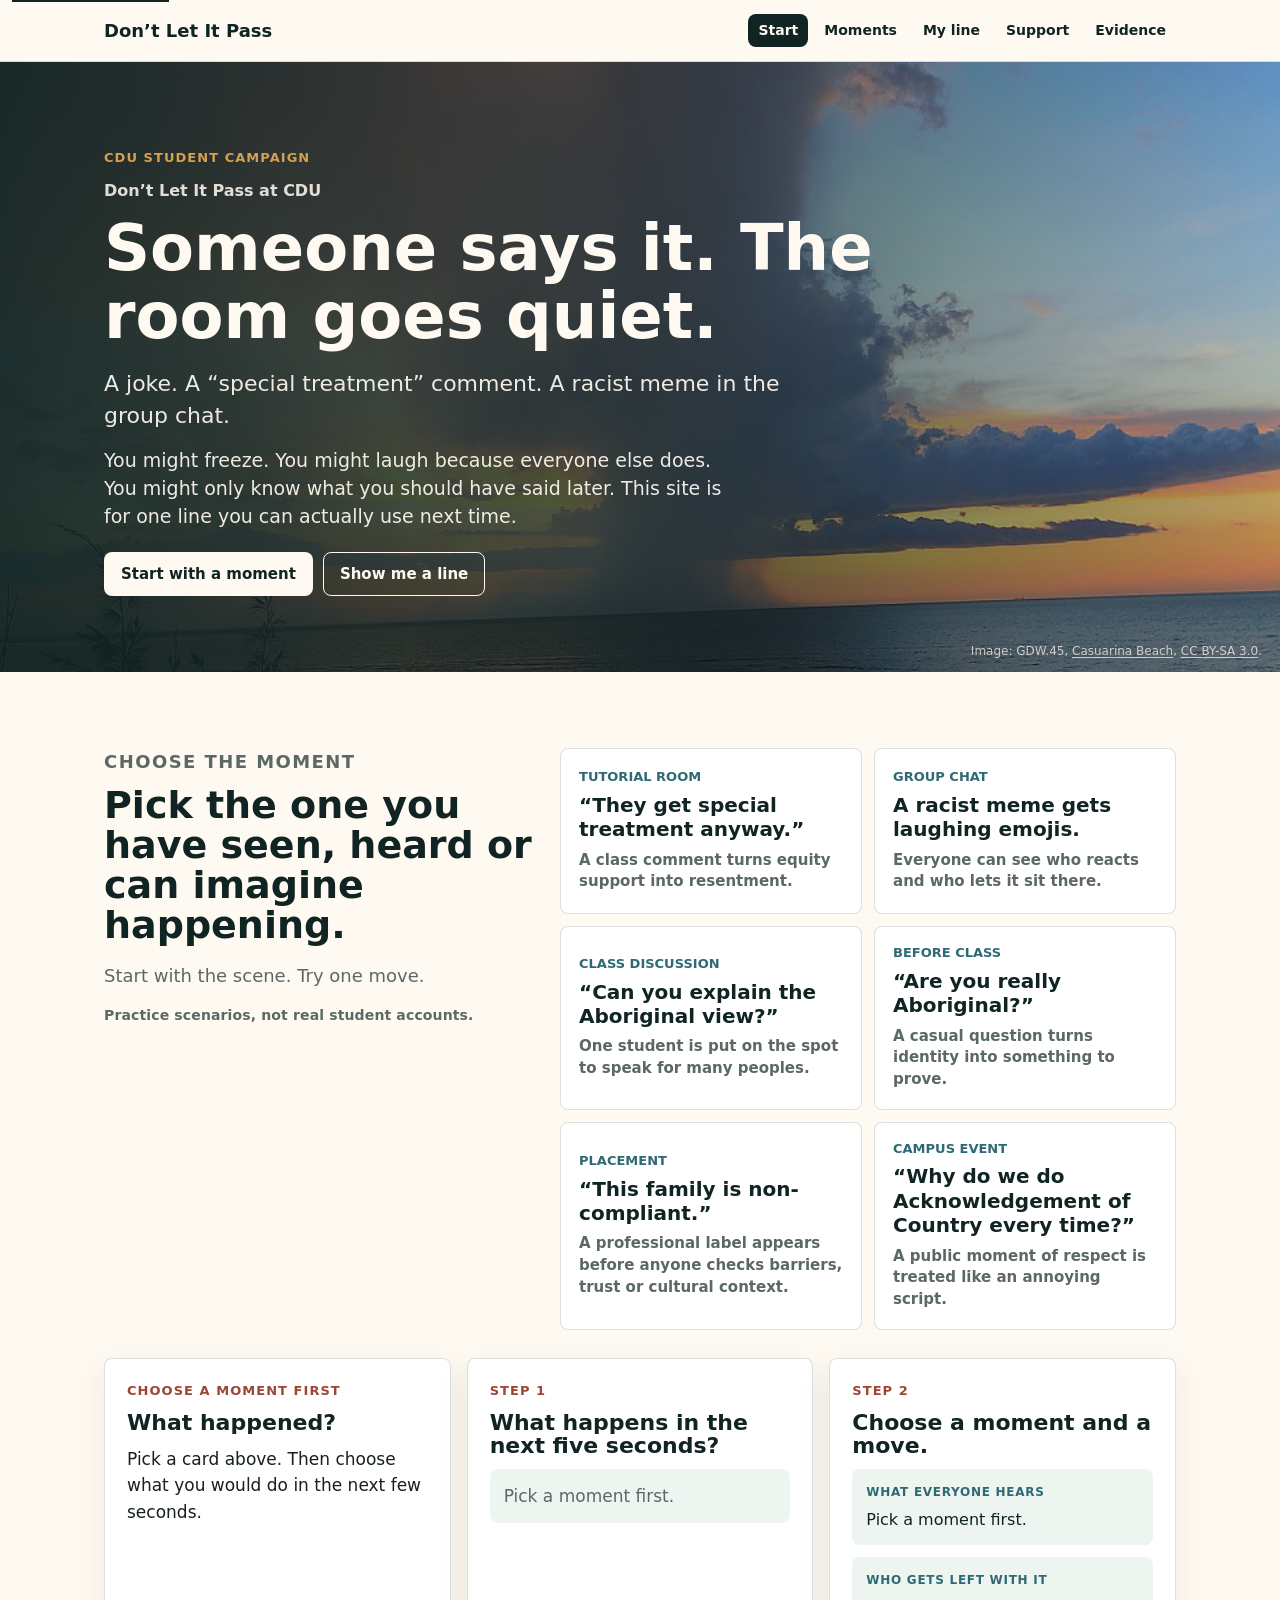
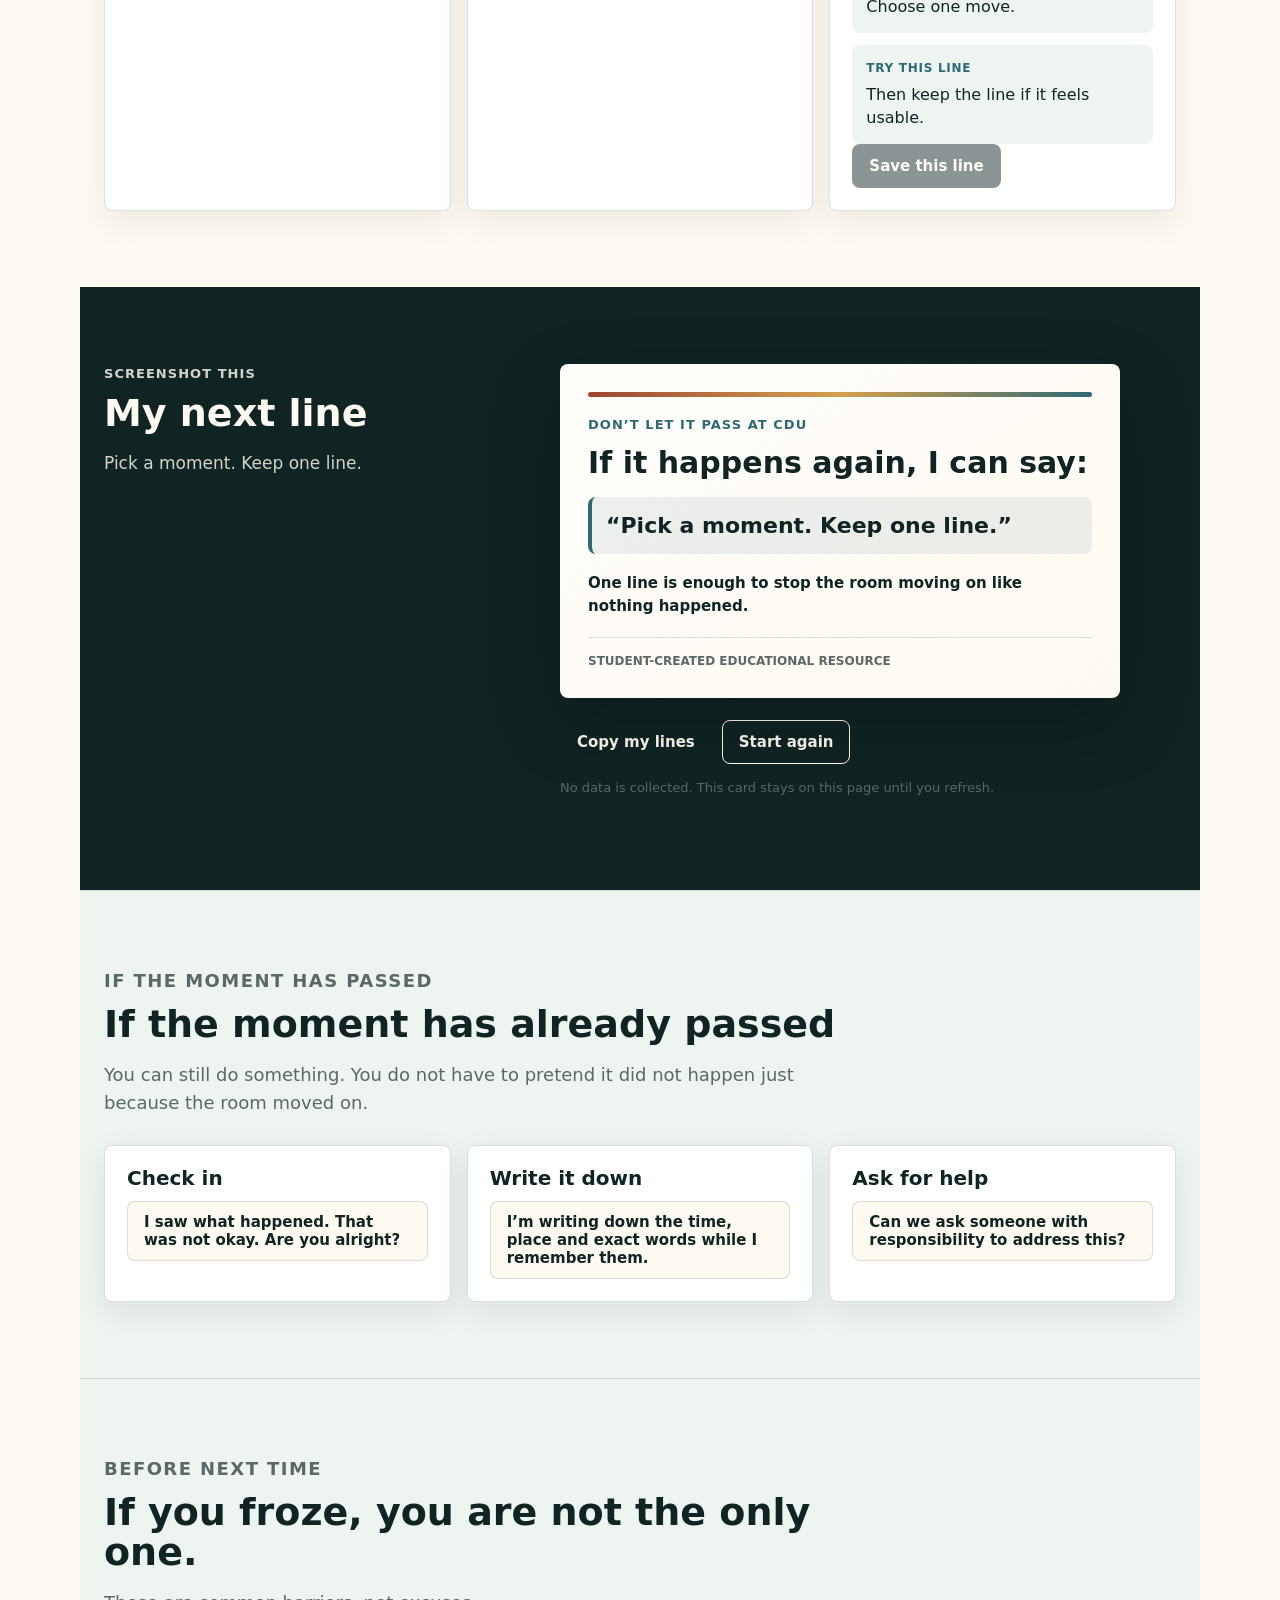
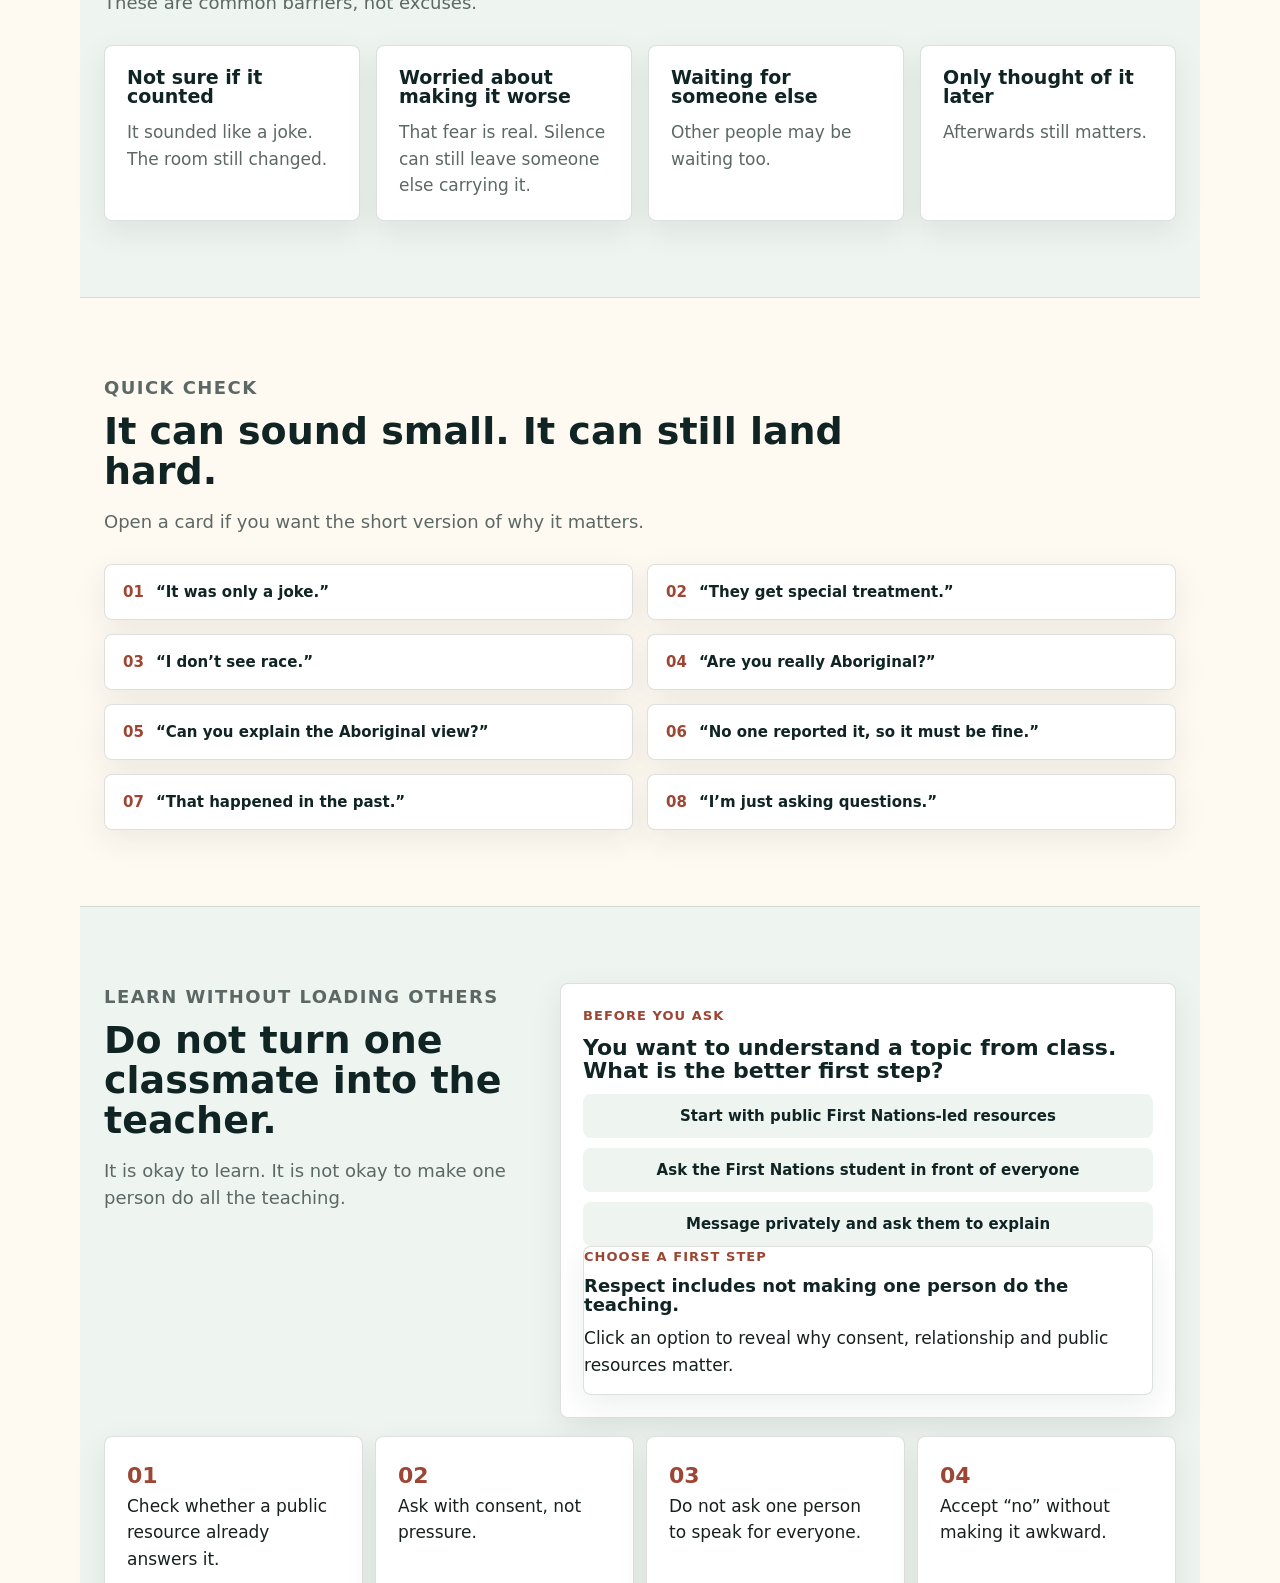
<file: problem.html>
<!DOCTYPE HTML>
<html lang="en">
	<head>
		<title>Don’t Let It Pass at CDU</title>
		<meta charset="utf-8" />
		<meta name="viewport" content="width=device-width, initial-scale=1" />
		<meta http-equiv="refresh" content="0; url=index.html" />
		<link rel="canonical" href="index.html" />
	</head>
	<body>
		<p>This campaign page has moved to <a href="index.html">Don’t Let It Pass at CDU</a>.</p>
	</body>
</html>
</file>
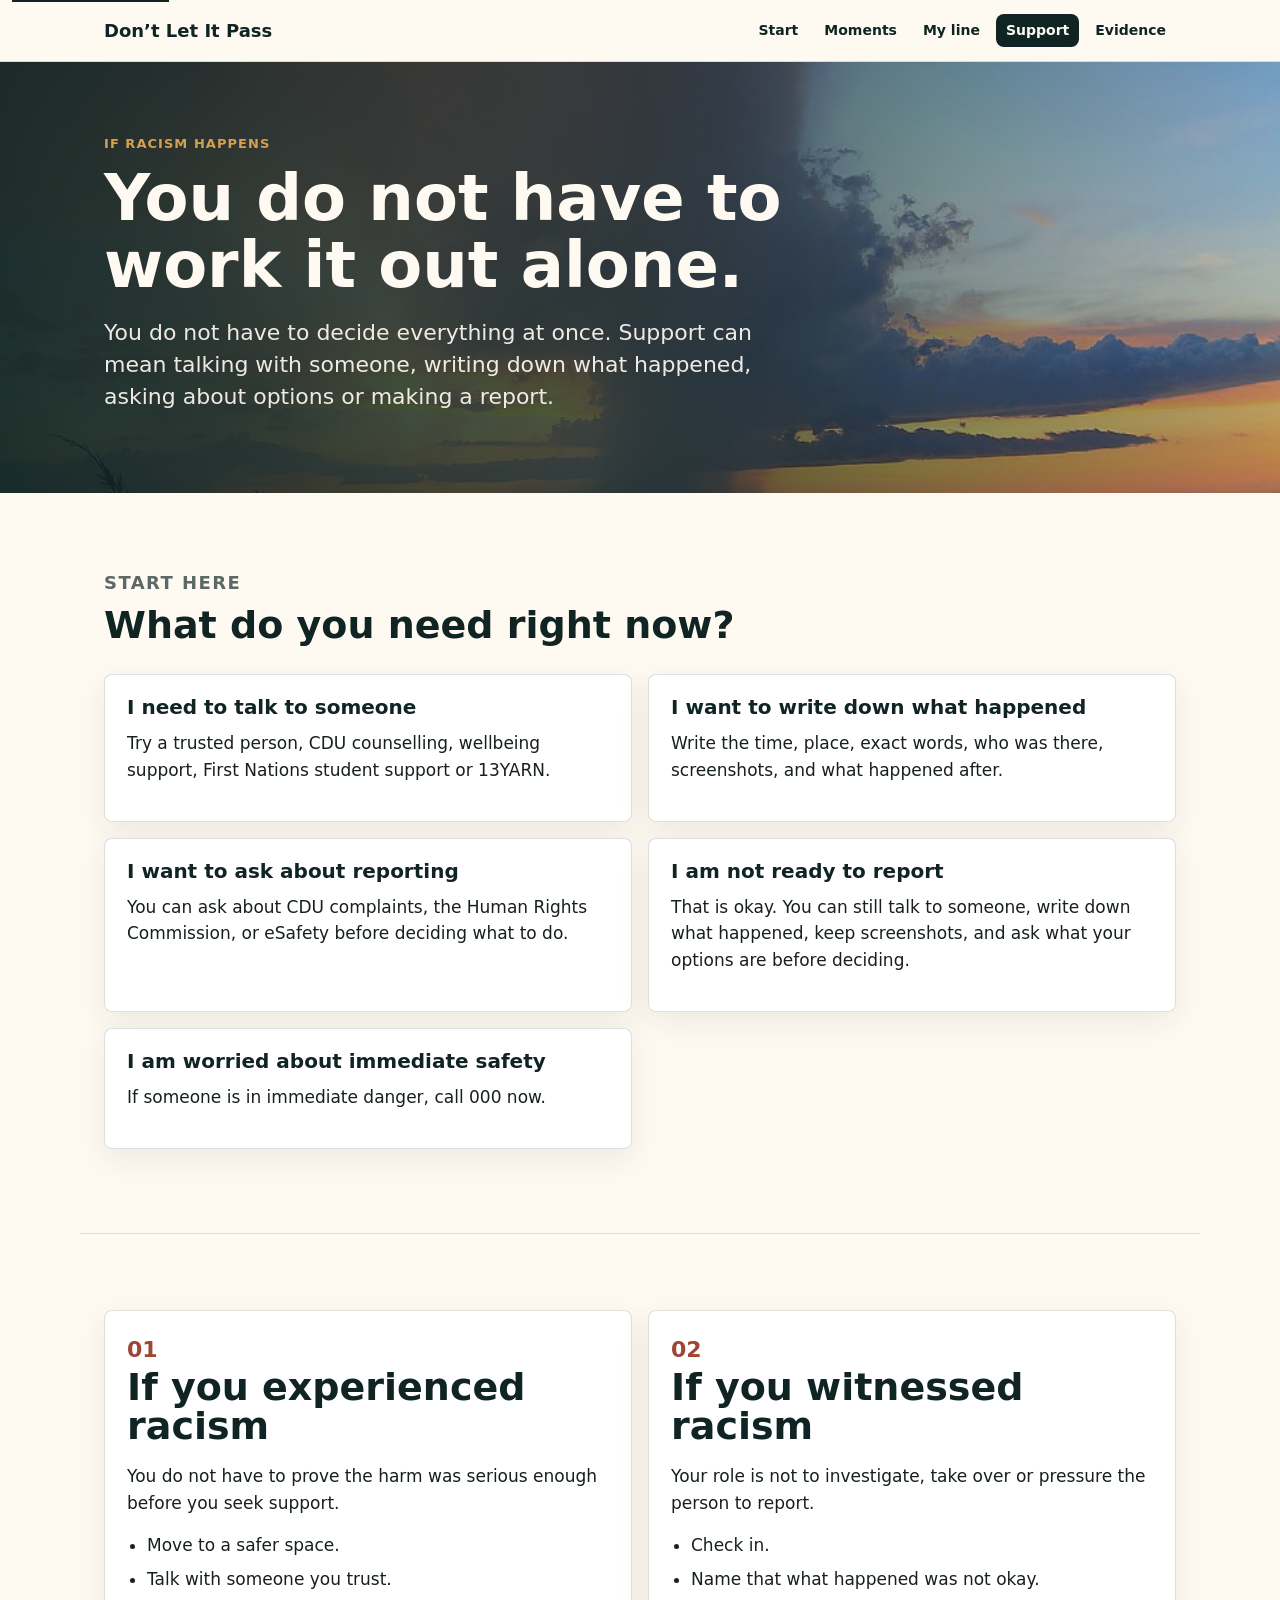
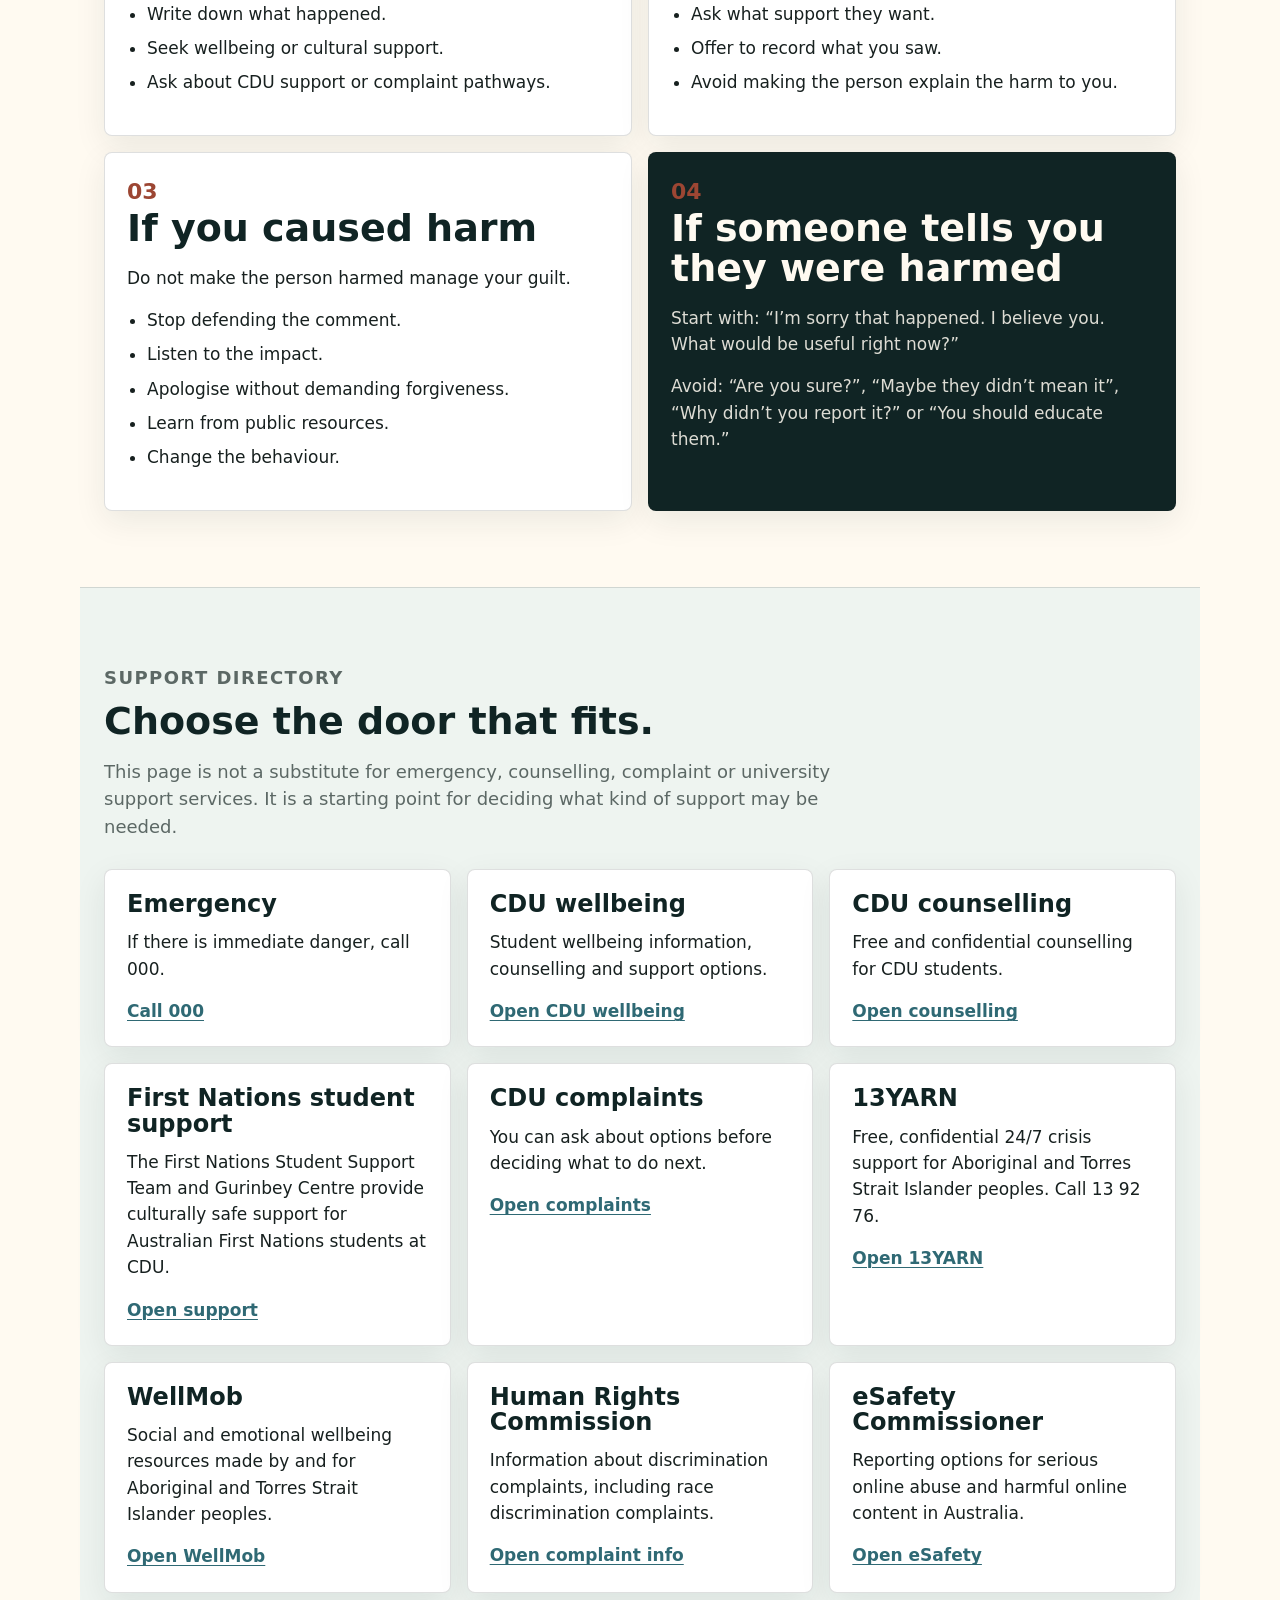
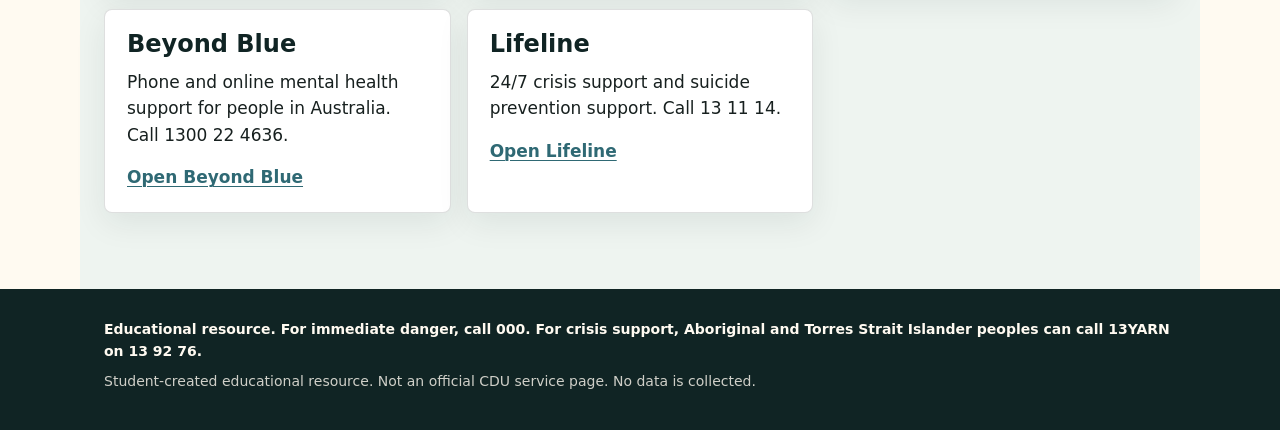
<file: support.html>
<!doctype html>
<html lang="en">
	<head>
		<meta charset="utf-8">
		<meta name="viewport" content="width=device-width, initial-scale=1">
		<meta name="description" content="Support and reporting options for CDU students affected by racism.">
		<title>Support | Don’t Let It Pass at CDU</title>
		<link rel="stylesheet" href="assets/css/campaign.css">
	</head>
	<body>
		<a class="skip-link" href="#main">Skip to content</a>
		<header class="site-header">
			<nav class="site-nav" aria-label="Main navigation">
				<a class="brand" href="index.html">Don’t Let It Pass</a>
				<div class="nav-links">
					<a href="index.html">Start</a>
					<a href="index.html#moments">Moments</a>
					<a href="index.html#my-line">My line</a>
					<a class="active" href="support.html">Support</a>
					<a href="evidence.html">Evidence</a>
				</div>
			</nav>
		</header>

		<main id="main">
			<section class="page-hero">
				<div class="page-hero-inner">
					<p class="eyebrow">If racism happens</p>
					<h1>You do not have to work it out alone.</h1>
					<p class="lead">You do not have to decide everything at once. Support can mean talking with someone, writing down what happened, asking about options or making a report.</p>
				</div>
			</section>

			<section class="section">
				<div class="section-header">
					<p class="eyebrow">Start here</p>
					<h2>What do you need right now?</h2>
				</div>
				<div class="need-grid">
					<article>
						<h3>I need to talk to someone</h3>
						<p>Try a trusted person, CDU counselling, wellbeing support, First Nations student support or 13YARN.</p>
					</article>
					<article>
						<h3>I want to write down what happened</h3>
						<p>Write the time, place, exact words, who was there, screenshots, and what happened after.</p>
					</article>
					<article>
						<h3>I want to ask about reporting</h3>
						<p>You can ask about CDU complaints, the Human Rights Commission, or eSafety before deciding what to do.</p>
					</article>
					<article>
						<h3>I am not ready to report</h3>
						<p>That is okay. You can still talk to someone, write down what happened, keep screenshots, and ask what your options are before deciding.</p>
					</article>
					<article>
						<h3>I am worried about immediate safety</h3>
						<p>If someone is in immediate danger, call 000 now.</p>
					</article>
				</div>
			</section>

			<section class="section">
				<div class="support-choice-grid">
					<article class="support-choice">
						<span>01</span>
						<h2>If you experienced racism</h2>
						<p>You do not have to prove the harm was serious enough before you seek support.</p>
						<ul>
							<li>Move to a safer space.</li>
							<li>Talk with someone you trust.</li>
							<li>Write down what happened.</li>
							<li>Seek wellbeing or cultural support.</li>
							<li>Ask about CDU support or complaint pathways.</li>
						</ul>
					</article>
					<article class="support-choice">
						<span>02</span>
						<h2>If you witnessed racism</h2>
						<p>Your role is not to investigate, take over or pressure the person to report.</p>
						<ul>
							<li>Check in.</li>
							<li>Name that what happened was not okay.</li>
							<li>Ask what support they want.</li>
							<li>Offer to record what you saw.</li>
							<li>Avoid making the person explain the harm to you.</li>
						</ul>
					</article>
					<article class="support-choice">
						<span>03</span>
						<h2>If you caused harm</h2>
						<p>Do not make the person harmed manage your guilt.</p>
						<ul>
							<li>Stop defending the comment.</li>
							<li>Listen to the impact.</li>
							<li>Apologise without demanding forgiveness.</li>
							<li>Learn from public resources.</li>
							<li>Change the behaviour.</li>
						</ul>
					</article>
					<article class="support-choice urgent">
						<span>04</span>
						<h2>If someone tells you they were harmed</h2>
						<p>Start with: “I’m sorry that happened. I believe you. What would be useful right now?”</p>
						<p>Avoid: “Are you sure?”, “Maybe they didn’t mean it”, “Why didn’t you report it?” or “You should educate them.”</p>
					</article>
				</div>
			</section>

			<section class="section directory-section">
				<div class="section-header">
					<p class="eyebrow">Support directory</p>
					<h2>Choose the door that fits.</h2>
					<p>This page is not a substitute for emergency, counselling, complaint or university support services. It is a starting point for deciding what kind of support may be needed.</p>
				</div>
				<div class="support-directory">
					<article>
						<h3>Emergency</h3>
						<p>If there is immediate danger, call 000.</p>
						<a href="tel:000">Call 000</a>
					</article>
					<article>
						<h3>CDU wellbeing</h3>
						<p>Student wellbeing information, counselling and support options.</p>
						<a href="https://www.cdu.edu.au/current-students/life-health-wellbeing" target="_blank" rel="noopener">Open CDU wellbeing</a>
					</article>
					<article>
						<h3>CDU counselling</h3>
						<p>Free and confidential counselling for CDU students.</p>
						<a href="https://www.cdu.edu.au/current-students/life-health-wellbeing/counselling" target="_blank" rel="noopener">Open counselling</a>
					</article>
					<article>
						<h3>First Nations student support</h3>
						<p>The First Nations Student Support Team and Gurinbey Centre provide culturally safe support for Australian First Nations students at CDU.</p>
						<a href="https://www.cdu.edu.au/first-nations-leadership/first-nations-student-support" target="_blank" rel="noopener">Open support</a>
					</article>
					<article>
						<h3>CDU complaints</h3>
						<p>You can ask about options before deciding what to do next.</p>
						<a href="https://www.cdu.edu.au/current-students/life-wellbeing/complaints" target="_blank" rel="noopener">Open complaints</a>
					</article>
					<article>
						<h3>13YARN</h3>
						<p>Free, confidential 24/7 crisis support for Aboriginal and Torres Strait Islander peoples. Call 13 92 76.</p>
						<a href="https://www.13yarn.org.au/" target="_blank" rel="noopener">Open 13YARN</a>
					</article>
					<article>
						<h3>WellMob</h3>
						<p>Social and emotional wellbeing resources made by and for Aboriginal and Torres Strait Islander peoples.</p>
						<a href="https://wellmob.org.au/" target="_blank" rel="noopener">Open WellMob</a>
					</article>
					<article>
						<h3>Human Rights Commission</h3>
						<p>Information about discrimination complaints, including race discrimination complaints.</p>
						<a href="https://humanrights.gov.au/complaints" target="_blank" rel="noopener">Open complaint info</a>
					</article>
					<article>
						<h3>eSafety Commissioner</h3>
						<p>Reporting options for serious online abuse and harmful online content in Australia.</p>
						<a href="https://www.esafety.gov.au/report" target="_blank" rel="noopener">Open eSafety</a>
					</article>
					<article>
						<h3>Beyond Blue</h3>
						<p>Phone and online mental health support for people in Australia. Call 1300 22 4636.</p>
						<a href="https://www.beyondblue.org.au/get-support" target="_blank" rel="noopener">Open Beyond Blue</a>
					</article>
					<article>
						<h3>Lifeline</h3>
						<p>24/7 crisis support and suicide prevention support. Call 13 11 14.</p>
						<a href="https://www.lifeline.org.au/" target="_blank" rel="noopener">Open Lifeline</a>
					</article>
				</div>
			</section>
		</main>

		<footer class="site-footer">
			<div class="site-footer-inner">
				<p class="disclaimer">Educational resource. For immediate danger, call 000. For crisis support, Aboriginal and Torres Strait Islander peoples can call 13YARN on 13 92 76.</p>
				<p>Student-created educational resource. Not an official CDU service page. No data is collected.</p>
			</div>
		</footer>
	</body>
</html>
</file>
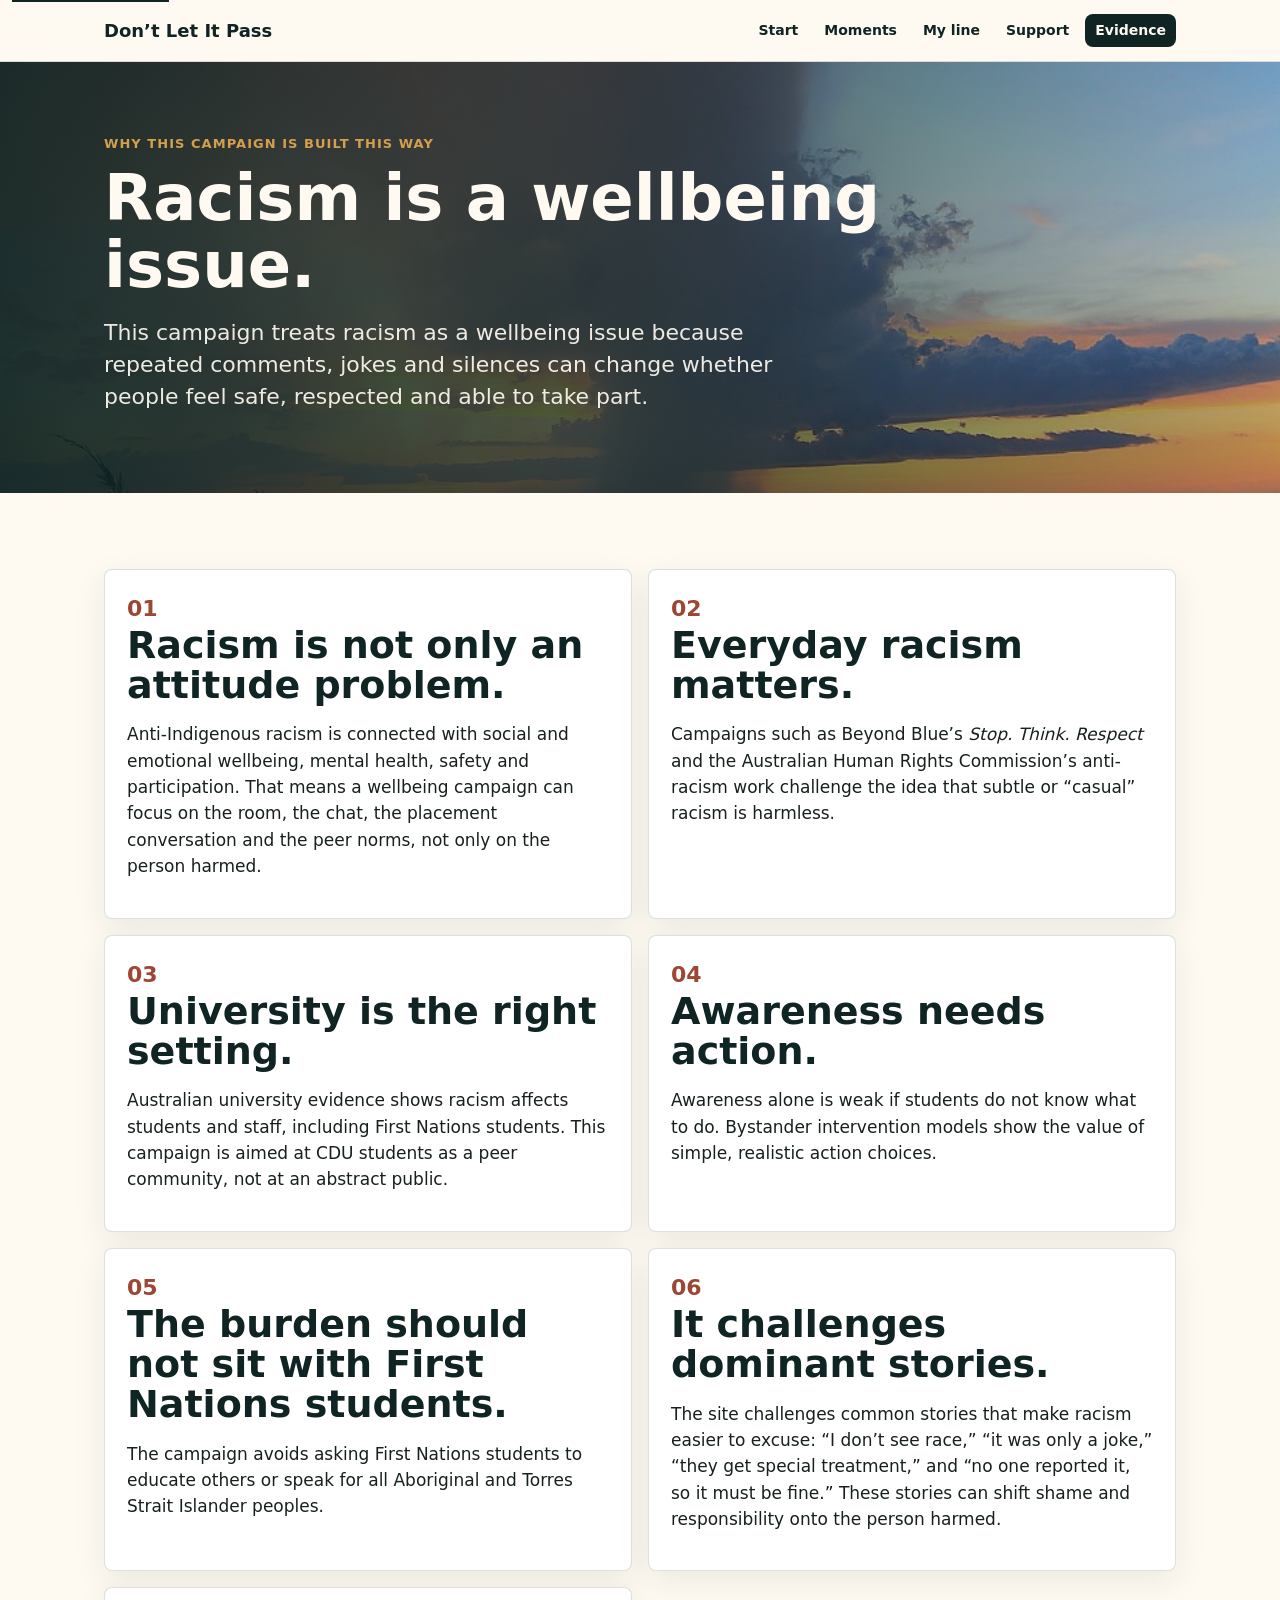
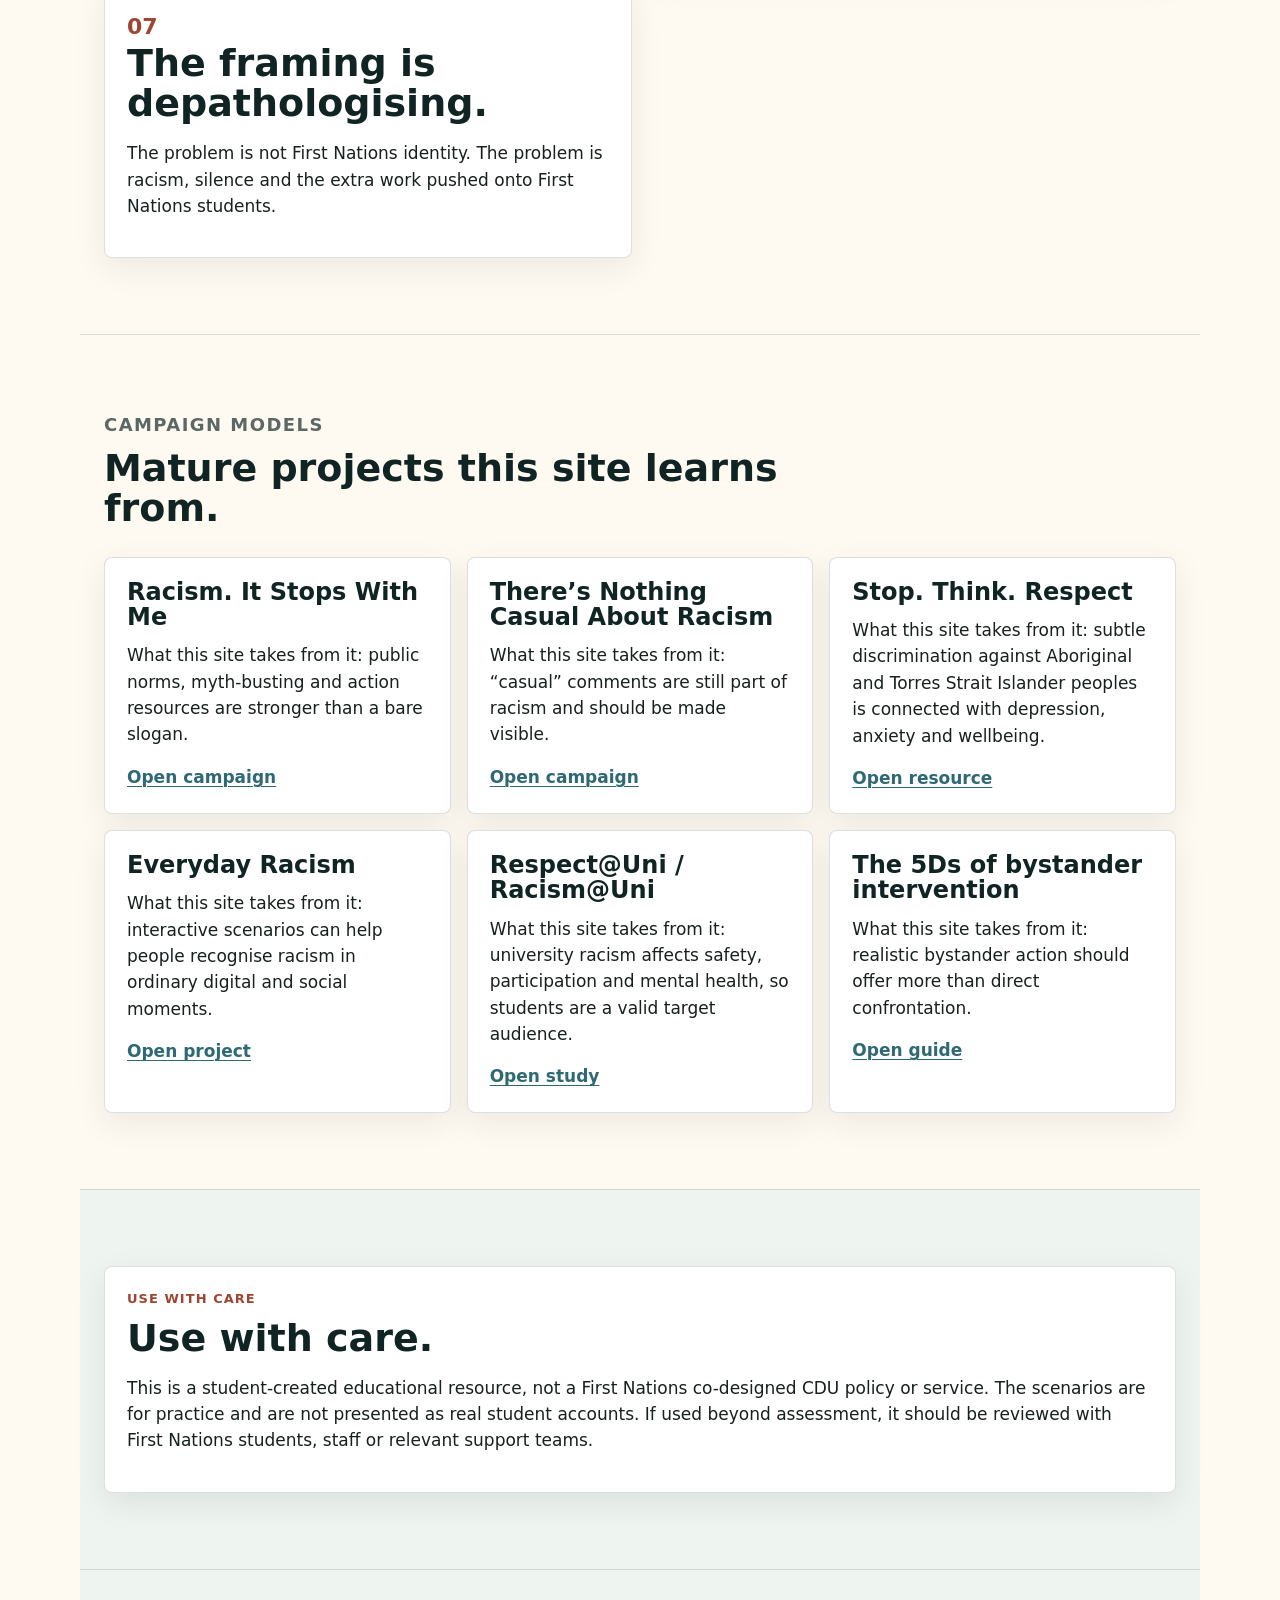
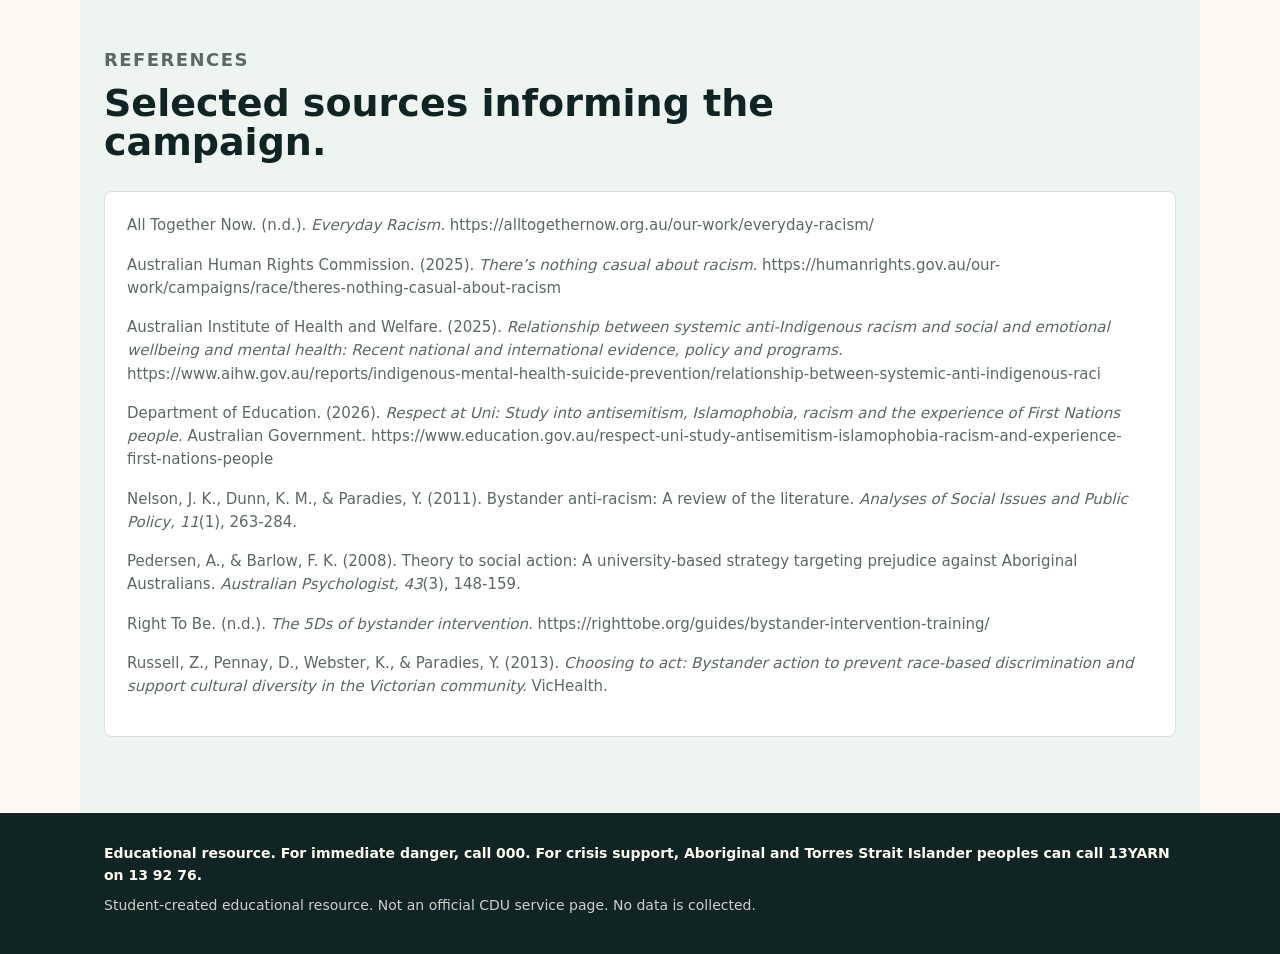
<file: watch.html>
<!DOCTYPE HTML>
<html lang="en">
	<head>
		<title>Don’t Let It Pass at CDU</title>
		<meta charset="utf-8" />
		<meta name="viewport" content="width=device-width, initial-scale=1" />
		<meta http-equiv="refresh" content="0; url=evidence.html" />
		<link rel="canonical" href="evidence.html" />
	</head>
	<body>
		<p>This campaign page has moved to <a href="evidence.html">Don’t Let It Pass at CDU</a>.</p>
	</body>
</html>
</file>
<file: assets/css/campaign.css>
:root {
	--ink: #17201f;
	--muted: #5c6865;
	--deep: #102424;
	--deep-soft: #183636;
	--paper: #fffaf1;
	--surface: #ffffff;
	--mist: #eef4f0;
	--line: rgba(23, 32, 31, 0.14);
	--sea: #2f6974;
	--eucalypt: #4f7564;
	--clay: #9c4633;
	--gold: #d4a04f;
	--focus: #0f6fff;
	--max: 1120px;
	--shadow: 0 20px 60px rgba(16, 36, 36, 0.14);
}

* {
	box-sizing: border-box;
}

html {
	scroll-behavior: smooth;
}

body {
	background: var(--paper);
	color: var(--ink);
	font-family: Inter, ui-sans-serif, system-ui, -apple-system, BlinkMacSystemFont, "Segoe UI", sans-serif;
	font-size: 17px;
	line-height: 1.55;
	margin: 0;
	min-width: 0;
	overflow-x: hidden;
}

body,
button,
input,
textarea {
	letter-spacing: 0;
}

img,
svg {
	max-width: 100%;
}

a {
	color: var(--sea);
	text-decoration-thickness: 0.08em;
	text-underline-offset: 0.18em;
}

a:hover {
	color: var(--clay);
}

button,
a {
	-webkit-tap-highlight-color: transparent;
}

button:focus-visible,
a:focus-visible,
textarea:focus-visible {
	outline: 3px solid var(--focus);
	outline-offset: 3px;
}

h1,
h2,
h3,
h4,
p,
ol,
ul {
	margin-top: 0;
}

h1,
h2,
h3,
h4 {
	color: var(--deep);
	font-weight: 850;
	line-height: 1.05;
	overflow-wrap: anywhere;
}

h1 {
	font-size: 64px;
	max-width: 780px;
}

h2 {
	font-size: 38px;
	margin-bottom: 16px;
}

h3 {
	font-size: 24px;
	margin-bottom: 12px;
}

h4 {
	font-size: 18px;
	margin-bottom: 10px;
}

p {
	margin-bottom: 16px;
	overflow-wrap: anywhere;
}

ul,
ol {
	padding-left: 1.25rem;
}

li + li {
	margin-top: 8px;
}

.skip-link {
	background: var(--paper);
	border: 2px solid var(--deep);
	color: var(--deep);
	left: 12px;
	padding: 8px 12px;
	position: absolute;
	top: -44px;
	z-index: 100;
}

.skip-link:focus {
	top: 12px;
}

.site-header {
	background: rgba(255, 250, 241, 0.96);
	border-bottom: 1px solid var(--line);
	position: sticky;
	top: 0;
	z-index: 30;
}

.site-nav {
	align-items: center;
	display: flex;
	gap: 18px;
	justify-content: space-between;
	margin: 0 auto;
	max-width: var(--max);
	min-width: 0;
	padding: 14px 24px;
}

.brand {
	color: var(--deep);
	font-size: 18px;
	font-weight: 900;
	line-height: 1.1;
	min-width: max-content;
	text-decoration: none;
}

.nav-links {
	align-items: center;
	display: flex;
	flex-wrap: wrap;
	gap: 6px;
	justify-content: flex-end;
	min-width: 0;
}

.nav-links a {
	border-radius: 8px;
	color: var(--deep);
	font-size: 14px;
	font-weight: 800;
	line-height: 1.1;
	padding: 9px 10px;
	text-decoration: none;
	white-space: nowrap;
}

.nav-links a:hover,
.nav-links a:focus-visible,
.nav-links a.active {
	background: var(--deep);
	color: var(--paper);
}

.hero,
.page-hero {
	background:
		linear-gradient(90deg, rgba(16, 36, 36, 0.94), rgba(16, 36, 36, 0.72), rgba(16, 36, 36, 0.28)),
		url("../../images/casuarina-storm.jpg") center / cover;
	color: var(--paper);
	position: relative;
}

.hero-inner,
.page-hero-inner,
.section,
.site-footer-inner {
	margin: 0 auto;
	max-width: var(--max);
	min-width: 0;
	padding-left: 24px;
	padding-right: 24px;
}

.hero-inner {
	padding-bottom: 76px;
	padding-top: 86px;
}

.page-hero-inner {
	padding-bottom: 64px;
	padding-top: 72px;
}

.hero h1,
.page-hero h1 {
	color: var(--paper);
	margin-bottom: 18px;
}

.hero .lead,
.page-hero .lead,
.hero-copy {
	color: rgba(255, 250, 241, 0.92);
	font-size: 22px;
	line-height: 1.45;
	max-width: 700px;
}

.hero-copy {
	font-size: 19px;
	max-width: 640px;
}

.campaign-name {
	color: rgba(255, 250, 241, 0.86);
	font-size: 16px;
	font-weight: 900;
	margin-bottom: 12px;
}

.eyebrow,
.scene-label,
.feedback-label,
.comment-kicker {
	color: var(--clay);
	font-size: 13px;
	font-weight: 900;
	letter-spacing: 0.08em;
	margin-bottom: 10px;
	text-transform: uppercase;
}

.hero .eyebrow,
.page-hero .eyebrow {
	color: var(--gold);
}

.hero-actions,
.challenge-actions,
.share-card-actions {
	display: flex;
	flex-wrap: wrap;
	gap: 10px;
	margin-top: 22px;
}

.buttonish,
button,
.ghost-button,
.save-line-button {
	align-items: center;
	border: 1px solid transparent;
	border-radius: 8px;
	cursor: pointer;
	display: inline-flex;
	font: inherit;
	font-size: 15px;
	font-weight: 850;
	justify-content: center;
	line-height: 1.2;
	min-height: 44px;
	padding: 11px 16px;
	text-align: center;
	text-decoration: none;
}

.buttonish,
.save-line-button,
.challenge-actions button,
.share-card-actions button {
	background: var(--deep);
	color: var(--paper);
}

.hero .buttonish {
	background: var(--paper);
	color: var(--deep);
}

.buttonish.alt,
.ghost-button,
.hero .buttonish.alt {
	background: transparent;
	border-color: currentColor;
	color: inherit;
}

button:disabled {
	cursor: not-allowed;
	opacity: 0.48;
}

.image-credit {
	bottom: 12px;
	color: rgba(255, 250, 241, 0.72);
	font-size: 12px;
	margin: 0;
	position: absolute;
	right: 18px;
}

.image-credit a {
	color: inherit;
}

.section {
	padding-bottom: 76px;
	padding-top: 76px;
	scroll-margin-top: 110px;
}

.section + .section {
	border-top: 1px solid var(--line);
}

.section-header,
.section-copy {
	max-width: 760px;
}

.section-header {
	margin-bottom: 28px;
}

.section-header p,
.section-copy p,
.practice-intro p {
	color: var(--muted);
	font-size: 18px;
}

.practice-note-inline {
	color: var(--muted) !important;
	font-size: 14px !important;
	font-weight: 800;
	letter-spacing: 0.01em;
	margin-top: 8px;
}

.moment-workflow,
.learn-layout,
.practice-layout,
.card-layout,
.saved-line-layout {
	display: grid;
	gap: 28px;
	grid-template-columns: minmax(0, 0.82fr) minmax(0, 1.18fr);
	min-width: 0;
}

.scenario-cards {
	display: grid;
	gap: 12px;
	grid-template-columns: repeat(2, minmax(0, 1fr));
	min-width: 0;
}

.scenario-card {
	align-items: flex-start;
	background: var(--surface);
	border: 1px solid var(--line);
	border-radius: 8px;
	box-shadow: none;
	color: var(--ink);
	display: flex;
	flex-direction: column;
	gap: 8px;
	min-height: 166px;
	min-width: 0;
	padding: 18px;
	text-align: left;
	width: 100%;
}

.scenario-card span {
	color: var(--sea);
	font-size: 13px;
	font-weight: 900;
	text-transform: uppercase;
}

.scenario-card strong {
	color: var(--deep);
	font-size: 20px;
	line-height: 1.22;
	overflow-wrap: anywhere;
}

.scenario-card small {
	color: var(--muted);
	font-size: 15px;
	line-height: 1.45;
	overflow-wrap: anywhere;
}

.scenario-card:hover,
.scenario-card:focus-visible,
.scenario-card.active {
	border-color: var(--sea);
	box-shadow: 0 12px 36px rgba(47, 105, 116, 0.16);
	transform: translateY(-1px);
}

.scenario-card.active {
	background: var(--deep);
	color: var(--paper);
}

.scenario-card.active span,
.scenario-card.active strong,
.scenario-card.active small {
	color: var(--paper);
}

.response-workflow {
	display: grid;
	gap: 16px;
	grid-template-columns: repeat(3, minmax(0, 1fr));
	margin-top: 28px;
	min-width: 0;
}

.choice-panel,
.result-panel,
.share-card,
.line-card,
.practice-card,
.support-choice,
.support-directory article,
.need-grid article,
.evidence-grid article,
.benchmark-grid article,
.line-bank article,
.big-reveal,
.moment-card,
.reveal-box,
.resource-principles article,
.freeze-reason-grid article,
.freeze-grid article,
.care-note {
	background: var(--surface);
	border: 1px solid var(--line);
	border-radius: 8px;
	box-shadow: 0 10px 32px rgba(16, 36, 36, 0.08);
}

.choice-panel,
.result-panel,
.share-card,
.line-card,
.practice-card,
.support-choice,
.support-directory article,
.need-grid article,
.evidence-grid article,
.benchmark-grid article,
.line-bank article,
.big-reveal,
.resource-principles article,
.freeze-reason-grid article,
.freeze-grid article,
.care-note {
	padding: 22px;
	min-width: 0;
}

.choice-panel h3,
.result-panel h3,
.share-card h3,
.line-card h3 {
	font-size: 22px;
}

.action-chip-grid,
.choice-grid,
.scenario-list {
	display: grid;
	gap: 10px;
}

.action-chip-grid button,
.choice-grid button,
.scenario-list button,
.line-bank button {
	background: var(--mist);
	border: 1px solid transparent;
	color: var(--deep);
	width: 100%;
}

.action-chip-grid button {
	justify-content: flex-start;
	text-align: left;
}

.action-placeholder {
	background: var(--mist);
	border-radius: 8px;
	color: var(--muted);
	margin: 0;
	padding: 14px;
}

.action-chip-grid button.strong-option {
	border-left: 4px solid var(--eucalypt);
}

.action-chip-grid button.risk-option {
	border-left: 4px solid var(--clay);
}

.action-chip-grid button.active,
.choice-grid button.active,
.scenario-list button.active,
.line-bank button:hover,
.line-bank button:focus-visible {
	background: var(--deep);
	color: var(--paper);
}

.result-lines {
	display: grid;
	gap: 12px;
}

.result-lines div,
.keep-line,
.card-rules span {
	background: var(--mist);
	border-radius: 8px;
	padding: 14px;
}

.result-lines span,
.keep-line span {
	color: var(--sea);
	display: block;
	font-size: 12px;
	font-weight: 900;
	letter-spacing: 0.06em;
	margin-bottom: 6px;
	text-transform: uppercase;
}

.result-lines p,
.keep-line strong {
	color: var(--deep);
	display: block;
	font-size: 16px;
	line-height: 1.45;
	margin: 0;
}

.saved-line-section,
.card-section {
	background: var(--deep);
	color: var(--paper);
}

.saved-line-section h2,
.card-section h2,
.saved-line-section h3,
.card-section h3 {
	color: var(--paper);
}

.saved-line-section p,
.card-section p {
	color: rgba(255, 250, 241, 0.82);
}

.share-card,
.line-card {
	background: var(--paper);
	color: var(--deep);
	position: relative;
}

.share-card-wrap {
	max-width: 560px;
	width: 100%;
}

.share-card {
	background:
		linear-gradient(145deg, rgba(255, 255, 255, 0.72), rgba(255, 250, 241, 0.96)),
		var(--paper);
	border: 0;
	box-shadow: 0 24px 70px rgba(0, 0, 0, 0.24);
	padding: 28px;
}

.share-card::before {
	background: linear-gradient(90deg, var(--clay), var(--gold), var(--sea));
	border-radius: 999px;
	content: "";
	display: block;
	height: 5px;
	margin-bottom: 18px;
	width: 100%;
}

.share-card-kicker {
	color: var(--sea) !important;
	font-size: 13px;
	font-weight: 900;
	letter-spacing: 0.08em;
	margin-bottom: 12px;
	text-transform: uppercase;
}

.share-card h3,
.line-card h3 {
	color: var(--deep);
}

.share-card h3 {
	font-size: 30px;
	line-height: 1.08;
	margin-bottom: 18px;
}

.share-card ol,
.line-card ol {
	margin-bottom: 18px;
	padding-left: 0;
}

.line-card li {
	font-size: 19px;
	font-weight: 750;
	line-height: 1.38;
}

.share-card li {
	background: rgba(47, 105, 116, 0.09);
	border-left: 4px solid var(--sea);
	border-radius: 8px;
	font-size: 22px;
	font-weight: 850;
	line-height: 1.32;
	list-style: none;
	margin-top: 10px;
	padding: 14px;
}

.share-card li::before {
	content: "“";
}

.share-card li::after {
	content: "”";
}

.share-card-footer {
	color: var(--deep) !important;
	font-size: 15px;
	font-weight: 850;
	margin-bottom: 4px;
}

.share-card-signature {
	border-top: 1px solid var(--line);
	color: var(--muted);
	display: grid;
	font-size: 12px;
	font-weight: 800;
	gap: 2px;
	margin-top: 18px;
	padding-top: 14px;
	text-transform: uppercase;
}

.screenshot-note {
	color: var(--muted) !important;
	font-size: 13px;
	margin-top: 14px;
}

.scenario-note-card {
	background: var(--surface);
	border: 1px solid var(--line);
	border-left: 5px solid var(--clay);
	border-radius: 8px;
	box-shadow: 0 14px 42px rgba(16, 36, 36, 0.1);
	max-width: 760px;
	padding: 28px;
}

.scenario-note-card p {
	color: var(--ink);
	font-size: 19px;
	line-height: 1.55;
}

.scenario-note-card p:last-child {
	color: var(--muted);
	margin-bottom: 0;
}

.chain-section,
.freeze-reasons-section,
.freeze-section,
.learn-section,
.modes-section,
.directory-section,
.care-section,
.references-section {
	background: var(--mist);
}

.chain-list {
	display: grid;
	gap: 10px;
	grid-template-columns: repeat(6, minmax(0, 1fr));
	margin-bottom: 16px;
}

.chain-list button {
	align-items: flex-start;
	background: var(--surface);
	border: 1px solid var(--line);
	color: var(--deep);
	flex-direction: column;
	min-height: 116px;
	padding: 14px;
	text-align: left;
}

.chain-list button span {
	color: var(--clay);
	font-size: 22px;
	font-weight: 900;
}

.chain-list button.active {
	background: var(--deep);
	color: var(--paper);
}

.moment-cards {
	display: grid;
	gap: 14px;
	grid-template-columns: repeat(2, minmax(0, 1fr));
}

.moment-card {
	overflow: hidden;
}

.moment-card > button {
	background: var(--surface);
	border: 0;
	border-radius: 8px;
	color: var(--deep);
	display: grid;
	gap: 12px;
	grid-template-columns: auto 1fr;
	justify-content: start;
	padding: 18px;
	text-align: left;
	width: 100%;
}

.moment-card > button span {
	color: var(--clay);
	font-weight: 900;
}

.moment-card-body {
	border-top: 1px solid var(--line);
	display: grid;
	gap: 14px;
	padding: 18px;
}

.moment-card-body blockquote {
	border-left: 4px solid var(--clay);
	color: var(--deep);
	font-size: 18px;
	font-weight: 800;
	margin: 0;
	padding-left: 14px;
}

[hidden] {
	display: none !important;
}

.resource-principles {
	display: grid;
	gap: 12px;
	grid-template-columns: repeat(4, minmax(0, 1fr));
	margin-top: 18px;
}

.resource-principles span,
.support-choice span,
.evidence-grid span {
	color: var(--clay);
	font-size: 22px;
	font-weight: 900;
}

.final-cta {
	align-items: center;
	display: flex;
	gap: 22px;
	justify-content: space-between;
}

.final-cta div {
	max-width: 740px;
}

.practice-layout {
	align-items: start;
	grid-template-columns: minmax(260px, 0.75fr) minmax(0, 1.25fr);
}

.practice-card {
	position: sticky;
	top: 92px;
}

.practice-topline {
	align-items: center;
	display: flex;
	gap: 14px;
	justify-content: space-between;
	margin-bottom: 16px;
}

.practice-meter {
	background: var(--mist);
	border-radius: 999px;
	flex: 1;
	height: 10px;
	overflow: hidden;
}

.practice-meter div {
	background: var(--clay);
	height: 100%;
	width: 0;
}

.scene-box {
	background: var(--deep);
	border-radius: 8px;
	color: var(--paper);
	margin-bottom: 18px;
	padding: 20px;
}

.scene-box h3 {
	color: var(--paper);
	font-size: 28px;
}

.scene-box p {
	color: rgba(255, 250, 241, 0.82);
	margin-bottom: 0;
}

.choice-button.is-best {
	background: #dceee4;
	border-color: #7aa98b;
}

.choice-button.is-risky {
	background: #f3dfd9;
	border-color: #c78778;
}

.response-feedback {
	border-top: 1px solid var(--line);
	margin-top: 18px;
	padding-top: 18px;
}

.impact-row {
	display: grid;
	gap: 10px;
	grid-template-columns: repeat(3, minmax(0, 1fr));
	margin: 16px 0;
}

.impact-pill {
	border-radius: 8px;
	padding: 12px;
	text-align: center;
}

.impact-pill.good {
	background: #dceee4;
}

.impact-pill.risk {
	background: #f3dfd9;
}

.impact-pill span {
	display: block;
	font-size: 12px;
	font-weight: 800;
	text-transform: uppercase;
}

.impact-pill strong {
	display: block;
	font-size: 14px;
	line-height: 1.25;
	margin-top: 4px;
}

.card-rules {
	display: grid;
	gap: 10px;
	margin-bottom: 16px;
}

.line-bank,
.support-directory,
.benchmark-grid,
.freeze-grid {
	display: grid;
	gap: 16px;
	grid-template-columns: repeat(3, minmax(0, 1fr));
}

.freeze-reason-grid {
	display: grid;
	gap: 16px;
	grid-template-columns: repeat(4, minmax(0, 1fr));
}

.freeze-reason-grid h3 {
	font-size: 19px;
}

.freeze-reason-grid p {
	color: var(--muted);
	margin-bottom: 0;
}

.line-bank article {
	display: flex;
	flex-direction: column;
	gap: 10px;
}

.line-bank button {
	justify-content: flex-start;
	text-align: left;
}

.support-choice-grid,
.need-grid,
.evidence-grid {
	display: grid;
	gap: 16px;
	grid-template-columns: repeat(2, minmax(0, 1fr));
}

.need-grid {
	margin-bottom: 8px;
}

.need-grid h3,
.freeze-grid h3 {
	font-size: 20px;
}

.freeze-grid button {
	background: var(--paper);
	border: 1px solid var(--line);
	color: var(--deep);
	justify-content: flex-start;
	text-align: left;
	width: 100%;
}

.freeze-grid button:hover,
.freeze-grid button:focus-visible {
	background: var(--deep);
	color: var(--paper);
}

.support-choice.urgent {
	background: var(--deep);
	color: var(--paper);
}

.support-choice.urgent h2 {
	color: var(--paper);
}

.support-choice.urgent p {
	color: rgba(255, 250, 241, 0.86);
}

.support-directory article a,
.benchmark-grid article a {
	font-weight: 850;
}

.reference-list {
	background: var(--surface);
	border: 1px solid var(--line);
	border-radius: 8px;
	padding: 22px;
}

.reference-list p {
	color: var(--muted);
	font-size: 15px;
	overflow-wrap: anywhere;
}

.manual-copy-box {
	border: 1px solid var(--line);
	border-radius: 8px;
	font: inherit;
	margin-top: 12px;
	min-height: 92px;
	padding: 10px;
	width: 100%;
}

.site-footer {
	background: var(--deep);
	color: rgba(255, 250, 241, 0.8);
}

.site-footer-inner {
	padding-bottom: 30px;
	padding-top: 30px;
}

.site-footer p {
	font-size: 14px;
	margin-bottom: 8px;
}

.site-footer a {
	color: var(--paper);
}

.disclaimer {
	color: var(--paper);
	font-weight: 800;
}

.legacy-redirect {
	align-items: center;
	display: flex;
	min-height: 100vh;
}

@media (max-width: 980px) {
	h1 {
		font-size: 48px;
	}

	h2 {
		font-size: 32px;
	}

	.site-nav {
		align-items: flex-start;
		flex-direction: column;
		gap: 10px;
	}

	.nav-links {
		flex-wrap: wrap;
		justify-content: flex-start;
		max-width: 100%;
		width: 100%;
		overflow-x: visible;
	}

	.moment-workflow,
	.learn-layout,
	.practice-layout,
	.card-layout,
	.saved-line-layout,
	.response-workflow {
		grid-template-columns: 1fr;
	}

	.practice-card {
		position: static;
	}

	.chain-list,
	.resource-principles,
	.line-bank,
	.support-directory,
	.benchmark-grid,
	.freeze-reason-grid,
	.freeze-grid {
		grid-template-columns: repeat(2, minmax(0, 1fr));
	}
}

@media (max-width: 680px) {
	body {
		font-size: 16px;
	}

	h1 {
		font-size: 38px;
	}

	h2 {
		font-size: 28px;
	}

	h3 {
		font-size: 21px;
	}

	.site-nav,
	.hero-inner,
	.page-hero-inner,
	.section,
	.site-footer-inner {
		padding-left: 16px;
		padding-right: 16px;
	}

	.site-nav {
		padding-bottom: 10px;
		padding-top: 10px;
	}

	.brand {
		font-size: 17px;
	}

	.nav-links a {
		font-size: 12px;
		padding: 8px 7px;
	}

	.nav-links {
		gap: 4px;
	}

	.hero-inner {
		padding-bottom: 58px;
		padding-top: 58px;
	}

	.page-hero-inner {
		padding-bottom: 48px;
		padding-top: 52px;
	}

	.hero .lead,
	.page-hero .lead {
		font-size: 18px;
	}

	.hero h1 {
		font-size: 34px;
		max-width: 340px;
	}

	.hero .lead {
		max-width: 320px;
	}

	.hero-copy {
		font-size: 16px;
		max-width: 330px;
	}

	.image-credit {
		bottom: 8px;
		font-size: 11px;
		left: 16px;
		right: 16px;
	}

	.section {
		padding-bottom: 48px;
		padding-top: 48px;
	}

	.scenario-cards,
	.chain-list,
	.moment-cards,
	.resource-principles,
	.line-bank,
	.support-choice-grid,
	.need-grid,
	.support-directory,
	.evidence-grid,
	.benchmark-grid,
	.freeze-reason-grid,
	.freeze-grid,
	.impact-row {
		grid-template-columns: 1fr;
	}

	.scenario-card {
		min-height: 0;
	}

	.share-card {
		padding: 22px;
	}

	.share-card h3 {
		font-size: 26px;
	}

	.share-card li {
		font-size: 19px;
	}

	.scenario-note-card {
		padding: 22px;
	}

	.scenario-note-card p {
		font-size: 17px;
	}

	.final-cta {
		align-items: flex-start;
		flex-direction: column;
	}

	.buttonish,
	button,
	.ghost-button,
	.save-line-button {
		width: 100%;
	}

	.hero-actions,
	.challenge-actions,
	.share-card-actions {
		width: 100%;
	}
}
</file>
